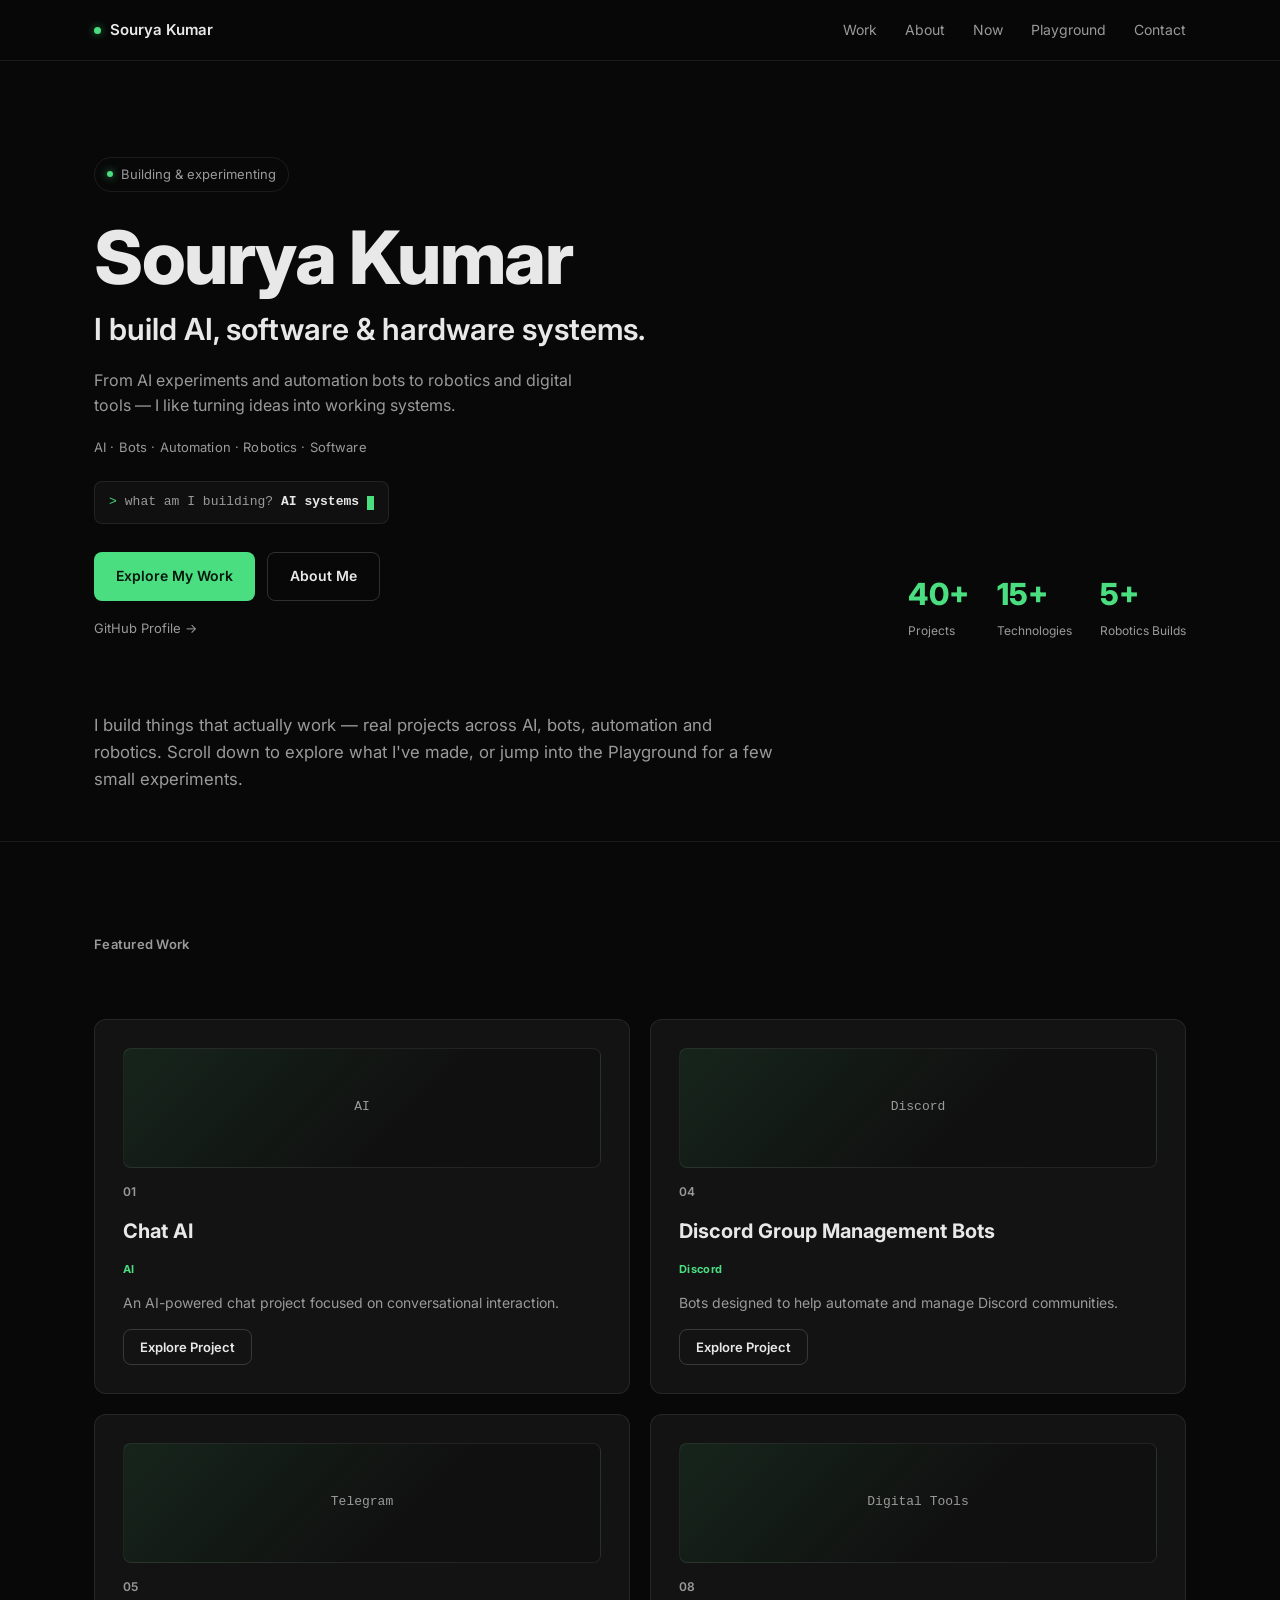
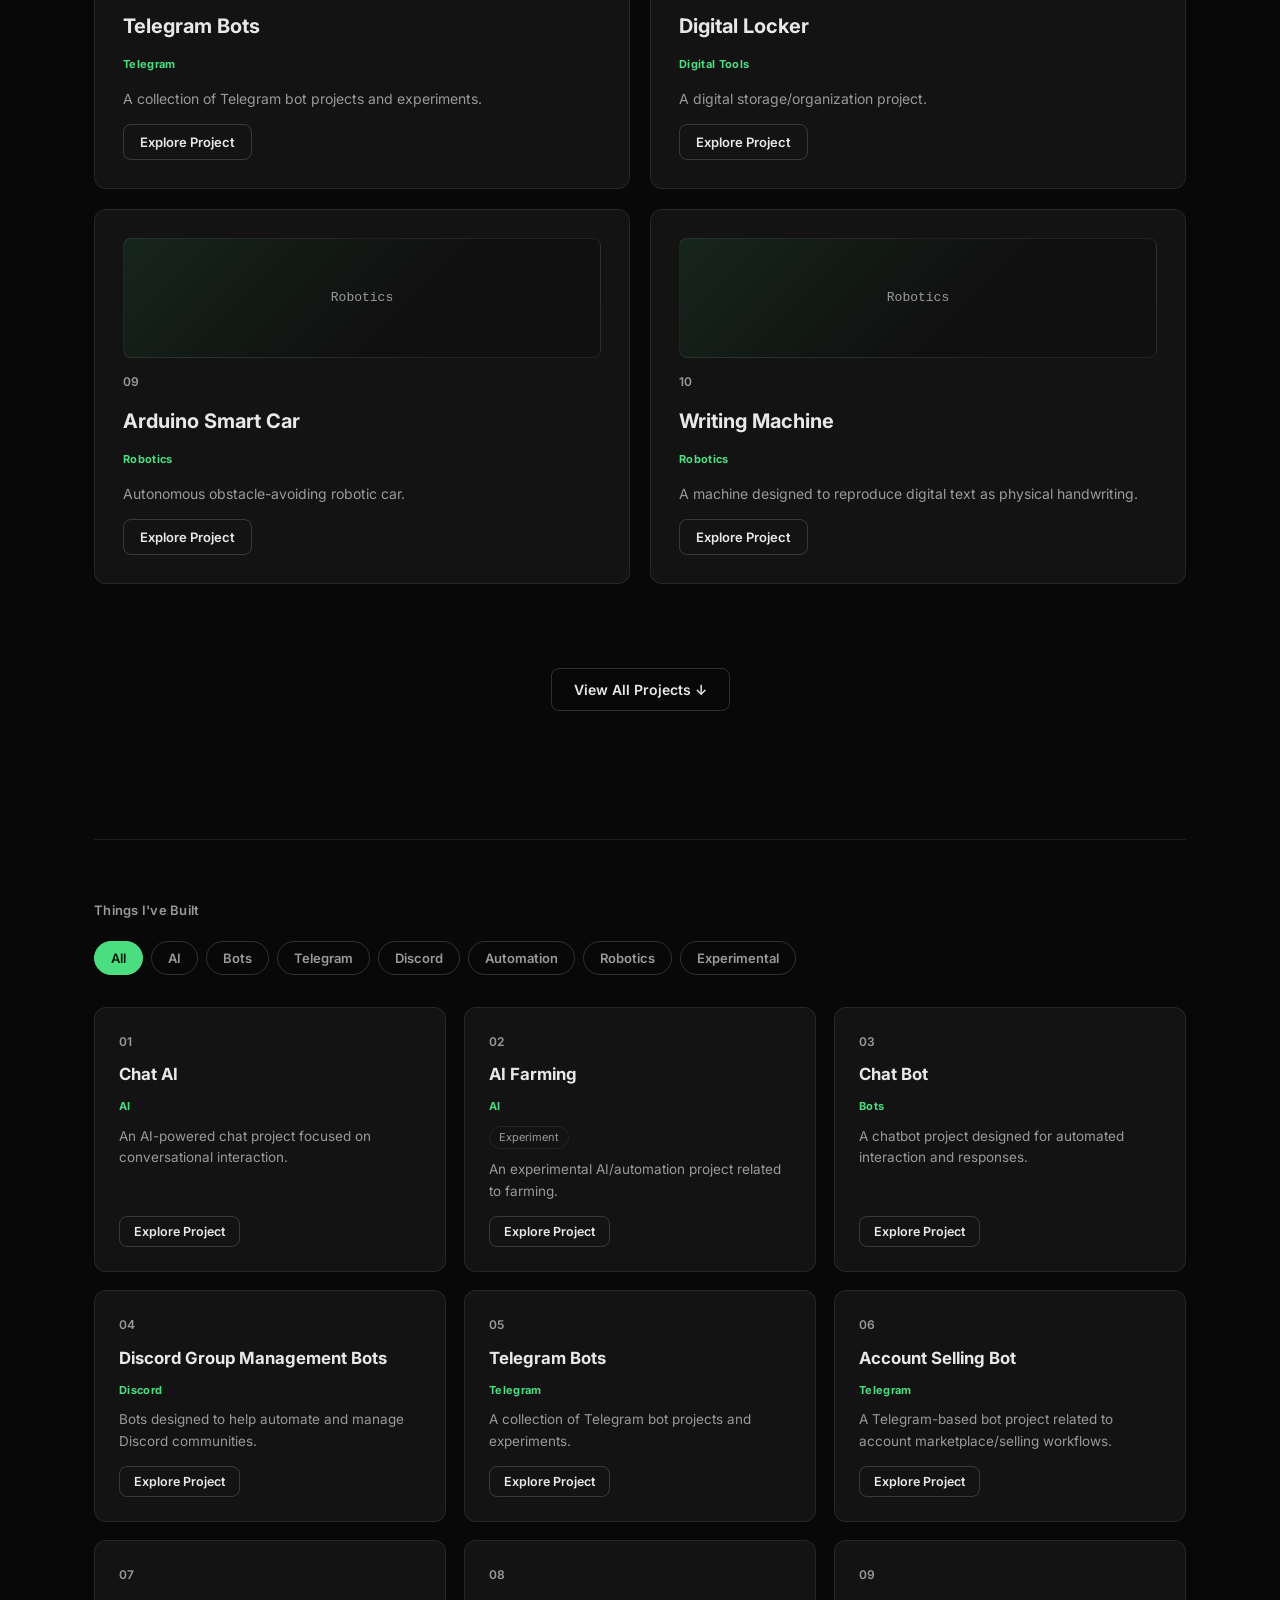
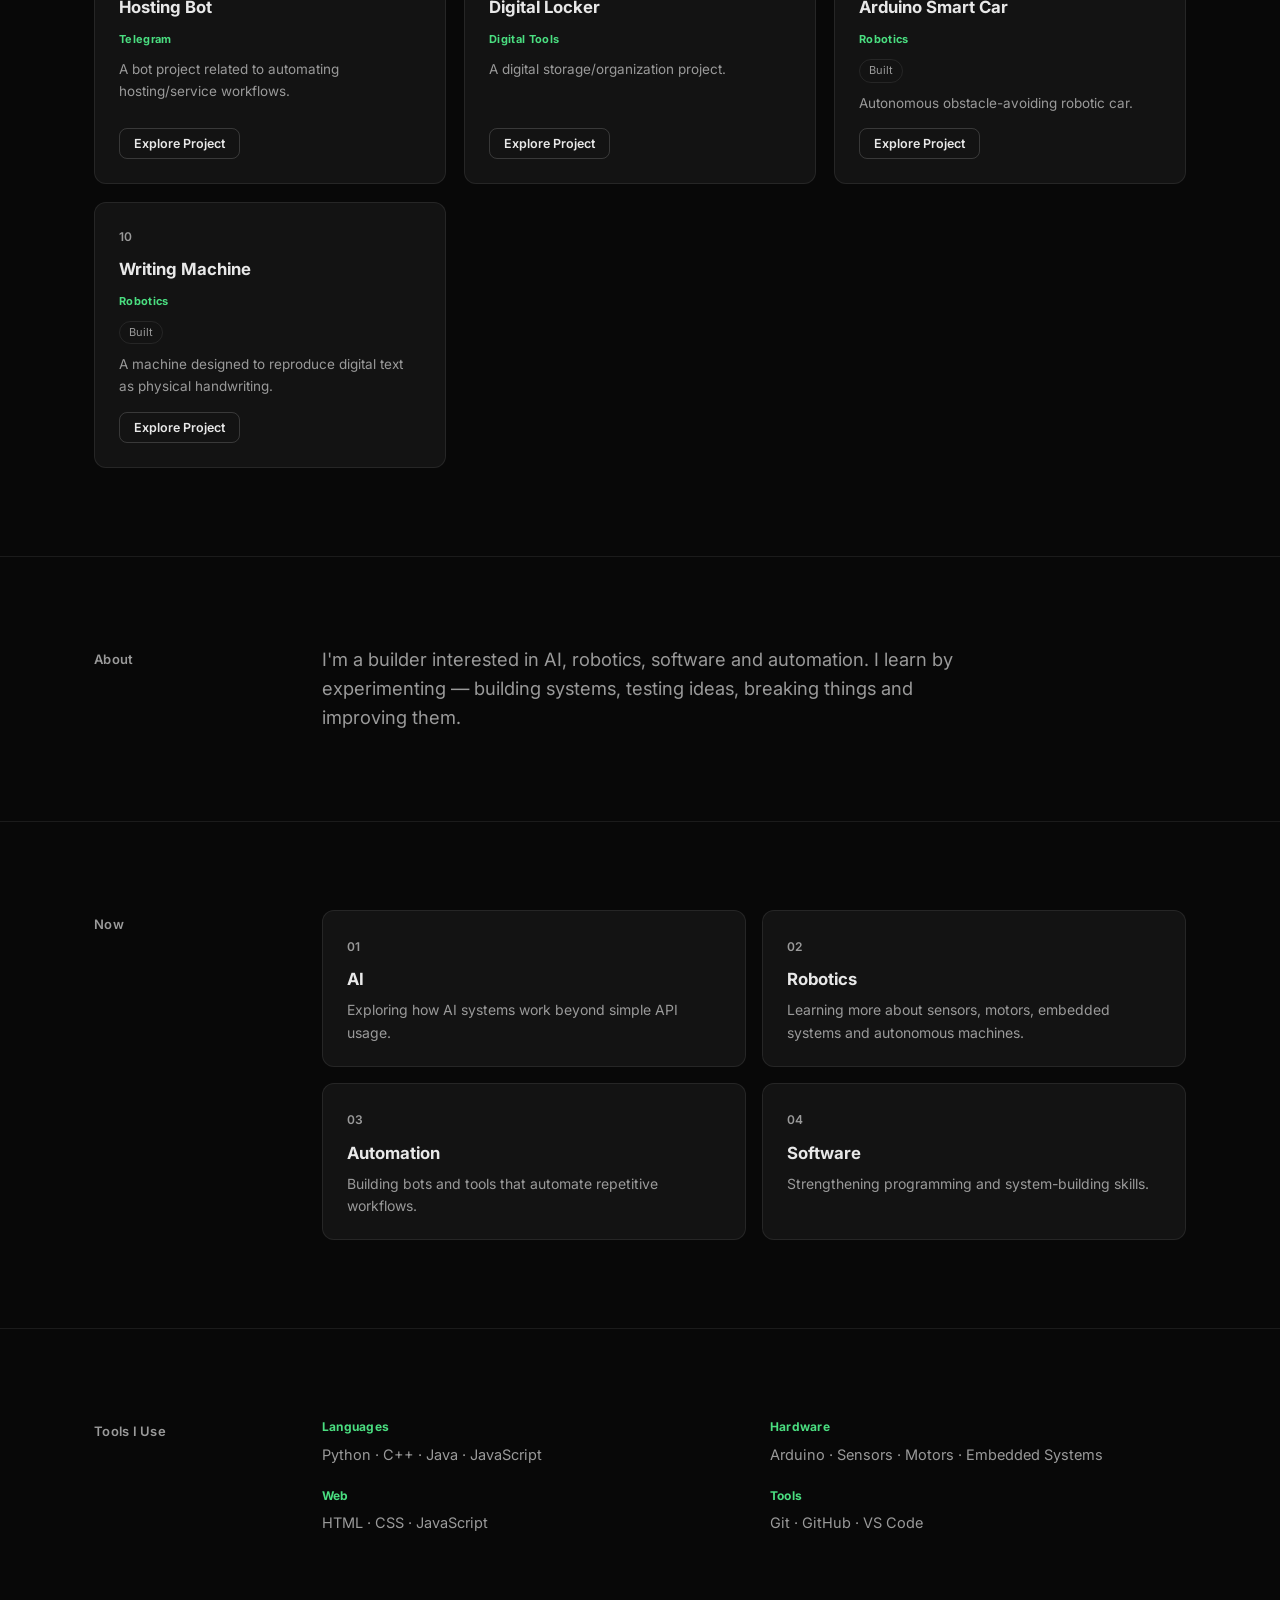
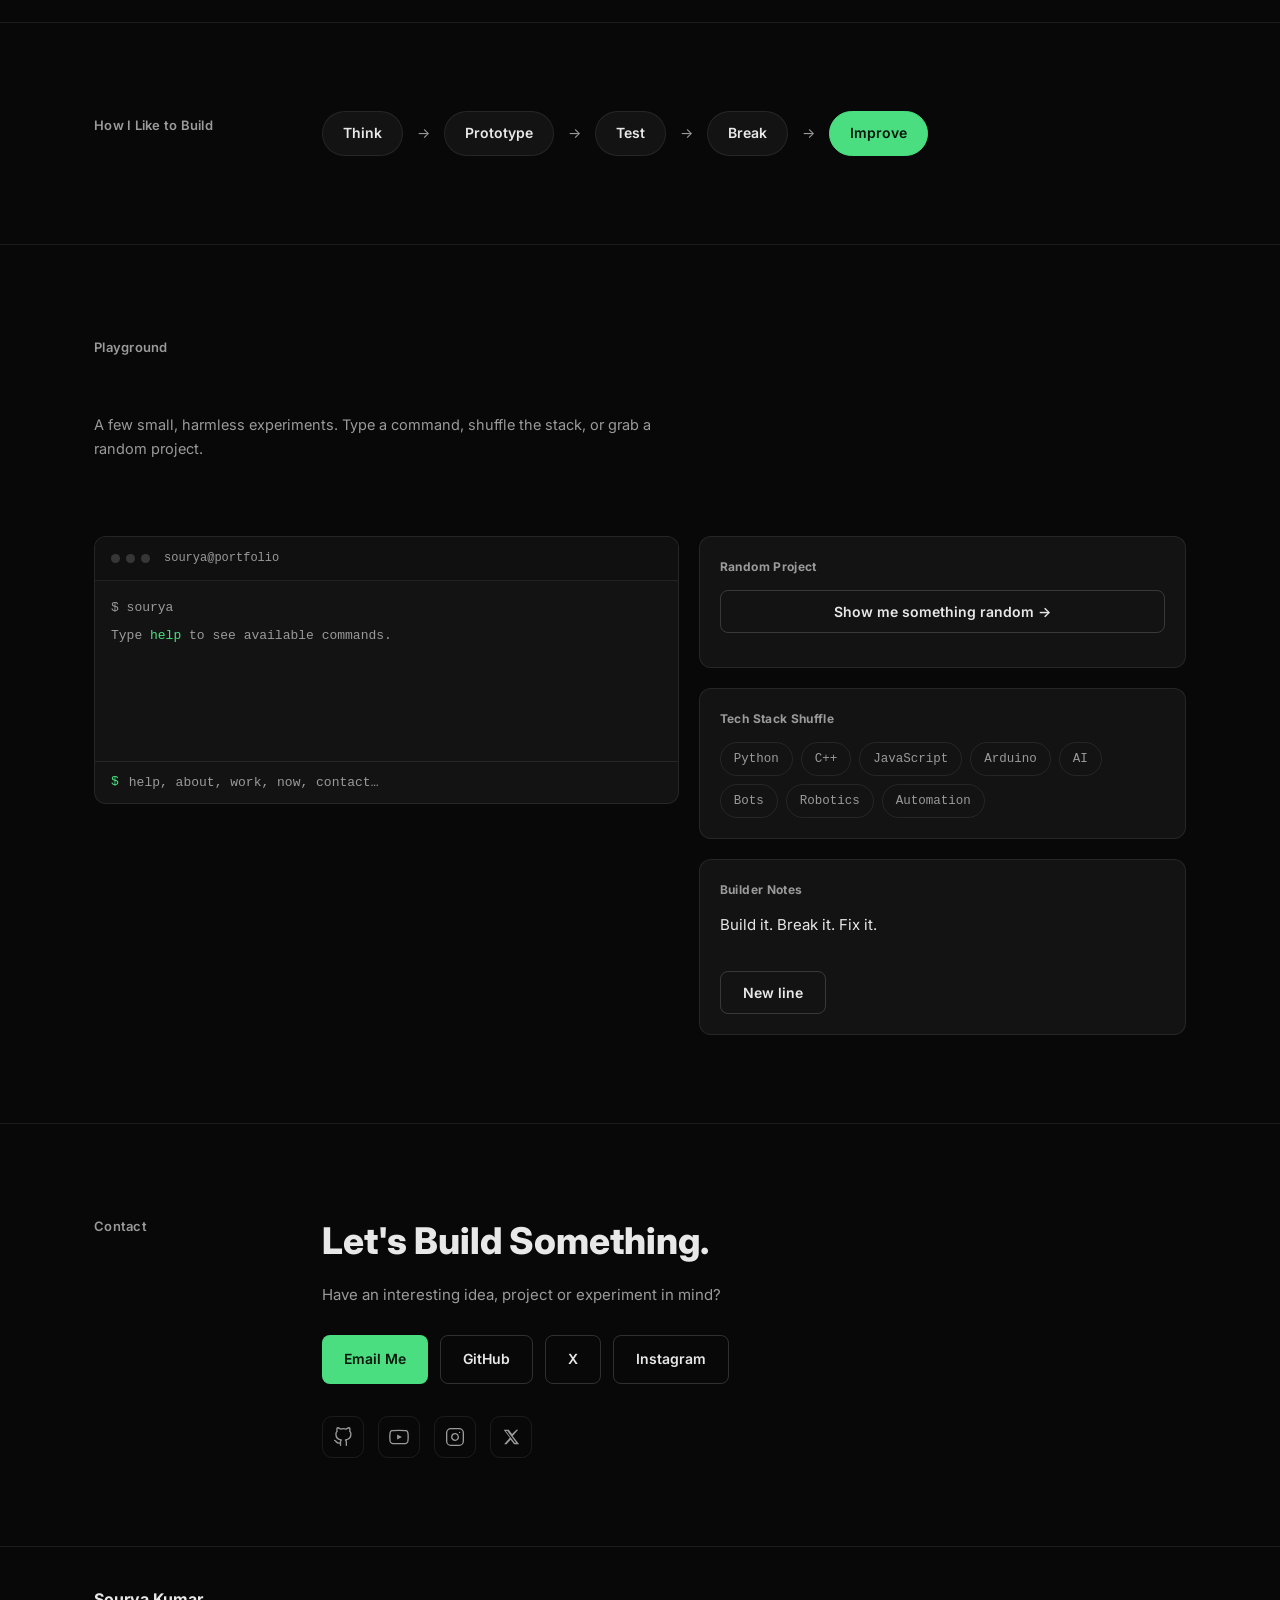
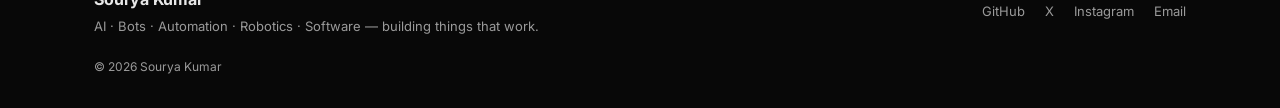
<file: index.html>
<!doctype html>
<html lang="en">
<head>
<meta charset="UTF-8" />
<meta name="viewport" content="width=device-width, initial-scale=1.0" />
<title>Sourya Kumar — AI, Robotics, Bots &amp; Software</title>
<meta name="description" content="Sourya Kumar is a technical builder exploring AI, robotics, software, automation and digital tools." />
<link rel="canonical" href="https://sourya791m.github.io/sourya791m/" />
<meta name="theme-color" content="#080808" />

<!-- Open Graph -->
<meta property="og:type" content="website" />
<meta property="og:title" content="Sourya Kumar — AI, Robotics, Bots & Software" />
<meta property="og:description" content="Sourya Kumar is a technical builder exploring AI, robotics, software, automation and digital tools." />
<meta property="og:url" content="https://sourya791m.github.io/sourya791m/" />
<meta property="og:image" content="https://sourya791m.github.io/sourya791m/ce9fd5ad449721f0bf1268e40937153a.jpg" />

<!-- Twitter -->
<meta name="twitter:card" content="summary" />
<meta name="twitter:title" content="Sourya Kumar — AI, Robotics, Bots & Software" />
<meta name="twitter:description" content="Sourya Kumar is a technical builder exploring AI, robotics, software, automation and digital tools." />
<meta name="twitter:image" content="https://sourya791m.github.io/sourya791m/ce9fd5ad449721f0bf1268e40937153a.jpg" />

<link rel="icon" type="image/jpeg" href="ce9fd5ad449721f0bf1268e40937153a.jpg" />
<link rel="apple-touch-icon" href="ce9fd5ad449721f0bf1268e40937153a.jpg" />

<link rel="preconnect" href="https://fonts.googleapis.com" />
<link rel="preconnect" href="https://fonts.gstatic.com" crossorigin />
<link href="https://fonts.googleapis.com/css2?family=Inter:wght@400;500;600;700;800&display=swap"
  rel="stylesheet" />

<link rel="stylesheet" href="style.css" />

<script type="application/ld+json">
{
  "@context": "https://schema.org",
  "@type": "Person",
  "name": "Sourya Kumar",
  "url": "https://sourya791m.github.io/sourya791m/",
  "sameAs": [
    "https://github.com/sourya791m",
    "https://www.instagram.com/sourya791m",
    "https://twitter.com/sourya791m",
    "https://www.youtube.com/@sourya791m"
  ],
  "jobTitle": "Builder — AI, Robotics, Bots & Software"
}
</script>
</head>
<body>

<a class="skip-link" href="#main">Skip to content</a>

<!-- Scroll progress -->
<div class="scroll-progress" id="scrollProgress" aria-hidden="true"><span id="scrollProgressBar"></span></div>

<!-- ══════════ NAV ══════════ -->
<nav>
  <div class="nav-inner">
    <a href="#hero" class="nav-logo" onclick="scroll2(event, 'hero')">
      <span class="nav-logo-dot"></span>
      <span class="nav-name">Sourya Kumar</span>
    </a>
    <button class="nav-toggle" id="navToggle" aria-label="Open menu" aria-expanded="false" aria-controls="navLinks">
      <span></span><span></span><span></span>
    </button>
    <div class="nav-links" id="navLinks">
      <a href="#work" onclick="scroll2(event, 'work')">Work</a>
      <a href="#about" onclick="scroll2(event, 'about')">About</a>
      <a href="#now" onclick="scroll2(event, 'now')">Now</a>
      <a href="#playground" onclick="scroll2(event, 'playground')">Playground</a>
      <a href="#connect" onclick="scroll2(event, 'connect')">Contact</a>
    </div>
  </div>
</nav>

<main id="main">

<!-- ══════════ HERO ══════════ -->
<section id="hero">
  <div class="hero-inner">
    <div class="hero-left">
      <div class="hero-status reveal">
        <span class="status-dot"></span>
        Building &amp; experimenting
      </div>
      <h1 class="hero-name reveal reveal-d1">Sourya Kumar</h1>
      <p class="hero-line reveal reveal-d1">I build AI, software &amp; hardware systems.</p>
      <p class="hero-tagline reveal reveal-d2">
        From AI experiments and automation bots to robotics and digital tools —
        I like turning ideas into working systems.
      </p>
      <p class="hero-tech reveal reveal-d2">AI · Bots · Automation · Robotics · Software</p>

      <div class="hero-cycle reveal reveal-d2" aria-hidden="true">
        <span class="cycle-prompt">&gt;</span>
        <span class="cycle-label">what am I building?</span>
        <span class="cycle-text" id="cycleText">AI systems</span>
        <span class="cycle-caret"></span>
      </div>

      <div class="hero-actions reveal reveal-d3">
        <a href="#work" class="btn btn-primary" onclick="scroll2(event, 'work')">Explore My Work</a>
        <a href="#about" class="btn btn-ghost" onclick="scroll2(event, 'about')">About Me</a>
      </div>
      <a href="https://github.com/sourya791m" target="_blank" rel="noopener" class="hero-gh-link reveal reveal-d3">GitHub Profile →</a>
    </div>
    <div class="hero-right reveal reveal-d2">
      <div class="hero-stat">
        <div class="hero-stat-num">40+</div>
        <div class="hero-stat-label">Projects</div>
      </div>
      <div class="hero-stat">
        <div class="hero-stat-num">15+</div>
        <div class="hero-stat-label">Technologies</div>
      </div>
      <div class="hero-stat">
        <div class="hero-stat-num">5+</div>
        <div class="hero-stat-label">Robotics Builds</div>
      </div>
    </div>
  </div>
</section>

<!-- ══════════ QUICK INTRO ══════════ -->
<div class="sec-wrap sec-wrap-tight">
  <div class="sec-layout sec-layout-intro">
    <p class="quick-intro reveal">
      I build things that actually work — real projects across AI, bots, automation and robotics.
      Scroll down to explore what I've made, or jump into the Playground for a few small experiments.
    </p>
  </div>
</div>

<!-- ══════════ WORK (FEATURED + ALL PROJECTS) ══════════ -->
<div class="sec-wrap" id="work">
  <div class="sec-layout sec-layout-full">
    <div class="sec-label reveal">Featured Work</div>

    <div class="featured-grid" id="featuredGrid"></div>
    <noscript>
      <ul class="noscript-list">
        <li><strong>Chat AI</strong> — An AI-powered chat project focused on conversational interaction.</li>
        <li><strong>Telegram Bots</strong> — A collection of Telegram bot projects and experiments.</li>
        <li><strong>Discord Group Management Bots</strong> — Bots designed to help automate and manage Discord communities.</li>
        <li><strong>Arduino Smart Car</strong> — Autonomous obstacle-avoiding robotic car.</li>
        <li><strong>Writing Machine</strong> — A machine that reproduces digital text as physical handwriting.</li>
        <li><strong>Digital Locker</strong> — A digital storage/organization project.</li>
      </ul>
    </noscript>

    <div class="view-all-row reveal">
      <button class="btn btn-ghost" id="viewAllBtn" type="button">View All Projects ↓</button>
    </div>

    <div class="all-projects" id="all-projects">
      <div class="sec-label reveal">Things I've Built</div>

      <div class="filter-bar reveal" role="group" aria-label="Filter projects by category" id="filterBar"></div>

      <div class="proj-grid" id="allProjectsGrid"></div>
      <noscript>
        <ul class="noscript-list">
          <li><strong>01 · Chat AI</strong> (AI) — An AI-powered chat project focused on conversational interaction.</li>
          <li><strong>02 · AI Farming</strong> (AI, Experimental) — An experimental AI/automation project related to farming.</li>
          <li><strong>03 · Chat Bot</strong> (Bots, Automation) — A chatbot project designed for automated interaction and responses.</li>
          <li><strong>04 · Discord Group Management Bots</strong> (Discord, Bots, Automation) — Bots designed to help automate and manage Discord communities.</li>
          <li><strong>05 · Telegram Bots</strong> (Telegram, Bots) — A collection of Telegram bot projects and experiments.</li>
          <li><strong>06 · Account Selling Bot</strong> (Telegram, Bots) — A Telegram-based bot project related to account marketplace/selling workflows.</li>
          <li><strong>07 · Hosting Bot</strong> (Telegram, Bots, Automation) — A bot project related to automating hosting/service workflows.</li>
          <li><strong>08 · Digital Locker</strong> (Automation) — A digital storage/organization project.</li>
          <li><strong>09 · Arduino Smart Car</strong> (Robotics) — Autonomous obstacle-avoiding robotic car. Built with Arduino, C/C++, ultrasonic and IR sensors, motors.</li>
          <li><strong>10 · Writing Machine</strong> (Robotics) — A machine that reproduces digital text as physical handwriting. Built with Arduino, stepper motors, embedded systems.</li>
        </ul>
      </noscript>
    </div>
  </div>
</div>

<!-- ══════════ ABOUT ══════════ -->
<div class="sec-wrap" id="about">
  <div class="sec-layout">
    <div class="sec-label reveal">About</div>
    <div>
      <p class="who-text reveal reveal-d1">
        I'm a builder interested in AI, robotics, software and automation.
        I learn by experimenting — building systems, testing ideas, breaking
        things and improving them.
      </p>
    </div>
  </div>
</div>

<!-- ══════════ NOW ══════════ -->
<div class="sec-wrap" id="now">
  <div class="sec-layout">
    <div class="sec-label reveal">Now</div>
    <div class="state-grid">
      <div class="state-card reveal reveal-d1">
        <span class="state-num">01</span>
        <div class="state-title">AI</div>
        <div class="state-desc">Exploring how AI systems work beyond simple API usage.</div>
      </div>
      <div class="state-card reveal reveal-d2">
        <span class="state-num">02</span>
        <div class="state-title">Robotics</div>
        <div class="state-desc">Learning more about sensors, motors, embedded systems and autonomous machines.</div>
      </div>
      <div class="state-card reveal reveal-d3">
        <span class="state-num">03</span>
        <div class="state-title">Automation</div>
        <div class="state-desc">Building bots and tools that automate repetitive workflows.</div>
      </div>
      <div class="state-card reveal reveal-d4">
        <span class="state-num">04</span>
        <div class="state-title">Software</div>
        <div class="state-desc">Strengthening programming and system-building skills.</div>
      </div>
    </div>
  </div>
</div>

<!-- ══════════ TOOLS I USE ══════════ -->
<div class="sec-wrap" id="tools">
  <div class="sec-layout">
    <div class="sec-label reveal">Tools I Use</div>
    <div class="tools-grid reveal reveal-d1">
      <div class="tools-group">
        <div class="tools-cat">Languages</div>
        <div class="tools-items">Python · C++ · Java · JavaScript</div>
      </div>
      <div class="tools-group">
        <div class="tools-cat">Hardware</div>
        <div class="tools-items">Arduino · Sensors · Motors · Embedded Systems</div>
      </div>
      <div class="tools-group">
        <div class="tools-cat">Web</div>
        <div class="tools-items">HTML · CSS · JavaScript</div>
      </div>
      <div class="tools-group">
        <div class="tools-cat">Tools</div>
        <div class="tools-items">Git · GitHub · VS Code</div>
      </div>
    </div>
  </div>
</div>

<!-- ══════════ HOW I BUILD ══════════ -->
<div class="sec-wrap" id="how-build">
  <div class="sec-layout">
    <div class="sec-label reveal">How I Like to Build</div>
    <div class="flow-row reveal reveal-d1">
      <span class="flow-step">Think</span>
      <span class="flow-arrow" aria-hidden="true">→</span>
      <span class="flow-step">Prototype</span>
      <span class="flow-arrow" aria-hidden="true">→</span>
      <span class="flow-step">Test</span>
      <span class="flow-arrow" aria-hidden="true">→</span>
      <span class="flow-step">Break</span>
      <span class="flow-arrow" aria-hidden="true">→</span>
      <span class="flow-step flow-step-accent">Improve</span>
    </div>
  </div>
</div>

<!-- ══════════ PLAYGROUND ══════════ -->
<div class="sec-wrap" id="playground">
  <div class="sec-layout sec-layout-full">
    <div class="sec-label reveal">Playground</div>
    <p class="playground-intro reveal">A few small, harmless experiments. Type a command, shuffle the stack, or grab a random project.</p>

    <div class="playground-grid">

      <!-- Mini terminal -->
      <div class="pg-card pg-terminal reveal reveal-d1">
        <div class="pg-terminal-head">
          <span class="pg-dot"></span><span class="pg-dot"></span><span class="pg-dot"></span>
          <span class="pg-terminal-title">sourya@portfolio</span>
        </div>
        <div class="pg-terminal-body" id="termOutput" role="log" aria-live="polite">
          <p>$ sourya</p>
          <p>Type <code>help</code> to see available commands.</p>
        </div>
        <form class="pg-terminal-form" id="termForm">
          <label class="visually-hidden" for="termInput">Terminal command</label>
          <span class="pg-prompt" aria-hidden="true">$</span>
          <input type="text" id="termInput" autocomplete="off" spellcheck="false"
            placeholder="help, about, work, now, contact…" />
        </form>
      </div>

      <div class="pg-side">
        <!-- Random project -->
        <div class="pg-card reveal reveal-d2">
          <div class="pg-card-title">Random Project</div>
          <button class="btn btn-ghost pg-random-btn" id="randomProjectBtn" type="button">Show me something random →</button>
          <div class="pg-random-result" id="randomResult" aria-live="polite"></div>
        </div>

        <!-- Tech stack shuffle -->
        <div class="pg-card reveal reveal-d3">
          <div class="pg-card-title">Tech Stack Shuffle</div>
          <div class="shuffle-tags" id="shuffleTags" aria-hidden="true"></div>
        </div>

        <!-- Builder quote -->
        <div class="pg-card reveal reveal-d4">
          <div class="pg-card-title">Builder Notes</div>
          <p class="quote-text" id="quoteText">Build it. Break it. Fix it.</p>
          <button class="btn btn-ghost pg-quote-btn" id="quoteBtn" type="button">New line</button>
        </div>
      </div>
    </div>
  </div>
</div>

<!-- ══════════ CONNECT ══════════ -->
<div class="sec-wrap" id="connect">
  <div class="sec-layout">
    <div class="sec-label reveal">Contact</div>
    <div>
      <h2 class="connect-heading reveal reveal-d1">Let's Build Something.</h2>
      <p class="connect-intro reveal reveal-d1">
        Have an interesting idea, project or experiment in mind?
      </p>
      <div class="connect-actions reveal reveal-d2">
        <!-- PLACEHOLDER: no public email address found in the repository. Replace with a real address. -->
        <a href="mailto:your-email@example.com" class="btn btn-primary">Email Me</a>
        <a href="https://github.com/sourya791m" target="_blank" rel="noopener" class="btn btn-ghost">GitHub</a>
        <a href="https://twitter.com/sourya791m" target="_blank" rel="noopener" class="btn btn-ghost">X</a>
        <a href="https://www.instagram.com/sourya791m" target="_blank" rel="noopener" class="btn btn-ghost">Instagram</a>
      </div>
      <div class="connect-grid reveal reveal-d3">
        <a href="https://github.com/sourya791m" target="_blank" rel="noopener" class="connect-row" data-tooltip="GitHub" aria-label="GitHub">
          <svg width="20" height="20" viewBox="0 0 24 24" fill="none" stroke="currentColor" stroke-width="1.6" stroke-linecap="round" stroke-linejoin="round">
            <path d="M9 19c-5 1.5-5-2.5-7-3m14 6v-3.87a3.37 3.37 0 0 0-.94-2.61c3.14-.35 6.44-1.54 6.44-7A5.44 5.44 0 0 0 20 4.77 5.07 5.07 0 0 0 19.91 1S18.73.65 16 2.48a13.38 13.38 0 0 0-7 0C6.27.65 5.09 1 5.09 1A5.07 5.07 0 0 0 5 4.77a5.44 5.44 0 0 0-1.5 3.78c0 5.42 3.3 6.61 6.44 7A3.37 3.37 0 0 0 9 18.13V22" />
          </svg>
        </a>
        <a href="https://www.youtube.com/@sourya791m" target="_blank" rel="noopener" class="connect-row" data-tooltip="YouTube" aria-label="YouTube">
          <svg width="20" height="20" viewBox="0 0 24 24" fill="none" stroke="currentColor" stroke-width="1.6" stroke-linecap="round" stroke-linejoin="round">
            <path d="M22.54 6.42a2.78 2.78 0 0 0-1.95-1.96C18.88 4 12 4 12 4s-6.88 0-8.59.46A2.78 2.78 0 0 0 1.46 6.42 29 29 0 0 0 1 12a29 29 0 0 0 .46 5.58 2.78 2.78 0 0 0 1.95 1.96C5.12 20 12 20 12 20s6.88 0 8.59-.46a2.78 2.78 0 0 0 1.95-1.96A29 29 0 0 0 23 12a29 29 0 0 0-.46-5.58z" />
            <polygon points="9.75 15.02 15.5 12 9.75 8.98 9.75 15.02" fill="currentColor" stroke="none" />
          </svg>
        </a>
        <a href="https://www.instagram.com/sourya791m" target="_blank" rel="noopener" class="connect-row" data-tooltip="Instagram" aria-label="Instagram">
          <svg width="20" height="20" viewBox="0 0 24 24" fill="none" stroke="currentColor" stroke-width="1.6" stroke-linecap="round" stroke-linejoin="round">
            <rect x="2" y="2" width="20" height="20" rx="5" ry="5" />
            <path d="M16 11.37A4 4 0 1 1 12.63 8 4 4 0 0 1 16 11.37z" />
            <line x1="17.5" y1="6.5" x2="17.51" y2="6.5" />
          </svg>
        </a>
        <a href="https://twitter.com/sourya791m" target="_blank" rel="noopener" class="connect-row" data-tooltip="X (Twitter)" aria-label="X">
          <svg width="18" height="18" viewBox="0 0 24 24" fill="currentColor">
            <path d="M18.244 2.25h3.308l-7.227 8.26 8.502 11.24H16.17l-4.714-6.231-5.401 6.231H2.744l7.73-8.835L2.25 2.25h6.845l4.256 5.628 5.893-5.628Zm-1.161 17.52h1.833L7.084 4.126H5.117z" />
          </svg>
        </a>
      </div>
    </div>
  </div>
</div>

</main>

<!-- ══════════ FOOTER ══════════ -->
<footer>
  <div class="footer-inner">
    <div class="footer-left">
      <span class="footer-name">Sourya Kumar</span>
      <span class="footer-tagline">AI · Bots · Automation · Robotics · Software — building things that work.</span>
    </div>
    <div class="footer-right">
      <a href="https://github.com/sourya791m" target="_blank" rel="noopener">GitHub</a>
      <a href="https://twitter.com/sourya791m" target="_blank" rel="noopener">X</a>
      <a href="https://www.instagram.com/sourya791m" target="_blank" rel="noopener">Instagram</a>
      <a href="mailto:your-email@example.com">Email</a>
    </div>
  </div>
  <div class="footer-bottom">© 2026 Sourya Kumar</div>
</footer>

<!-- ══════════ PROJECT DETAIL MODAL ══════════ -->
<div class="modal-backdrop" id="modalBackdrop" hidden>
  <div class="modal" id="projectModal" role="dialog" aria-modal="true" aria-labelledby="modalTitle">
    <button class="modal-close" id="modalClose" type="button" aria-label="Close project details">✕</button>
    <div class="modal-num" id="modalNum"></div>
    <h3 class="modal-title" id="modalTitle"></h3>
    <div class="modal-meta" id="modalMeta"></div>
    <p class="modal-desc" id="modalShort"></p>
    <div class="modal-block" id="modalWhatBlock">
      <div class="modal-block-label">What it is</div>
      <p id="modalWhat"></p>
    </div>
    <div class="modal-block" id="modalExploringBlock">
      <div class="modal-block-label">What I was exploring</div>
      <p id="modalExploring"></p>
    </div>
    <div class="modal-block" id="modalTechBlock">
      <div class="modal-block-label">Technology</div>
      <p id="modalTech"></p>
    </div>
  </div>
</div>

<!-- Easter egg toast -->
<div class="egg-toast" id="eggToast" hidden role="status">
  <button class="egg-close" id="eggClose" type="button" aria-label="Dismiss">✕</button>
  <p id="eggMessage"></p>
</div>

<script src="script.js"></script>
</body>
</html>
</file>
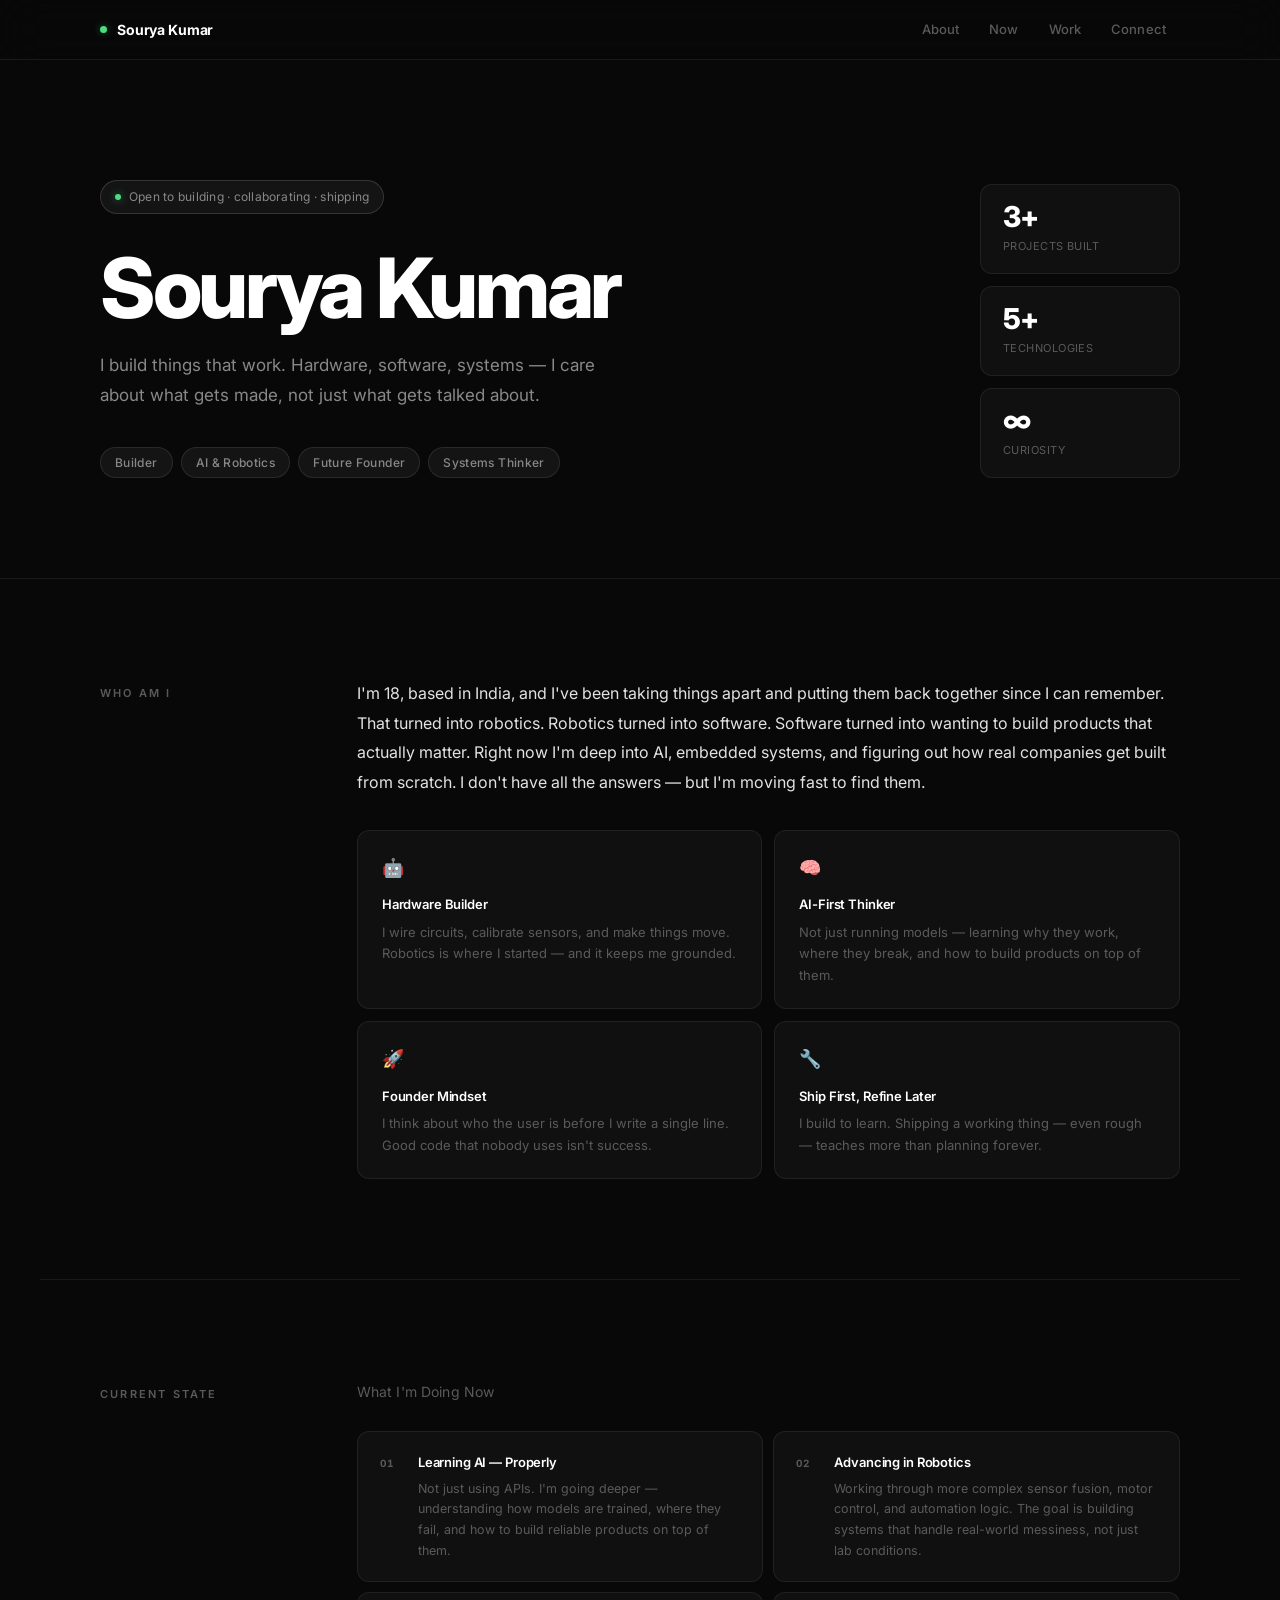
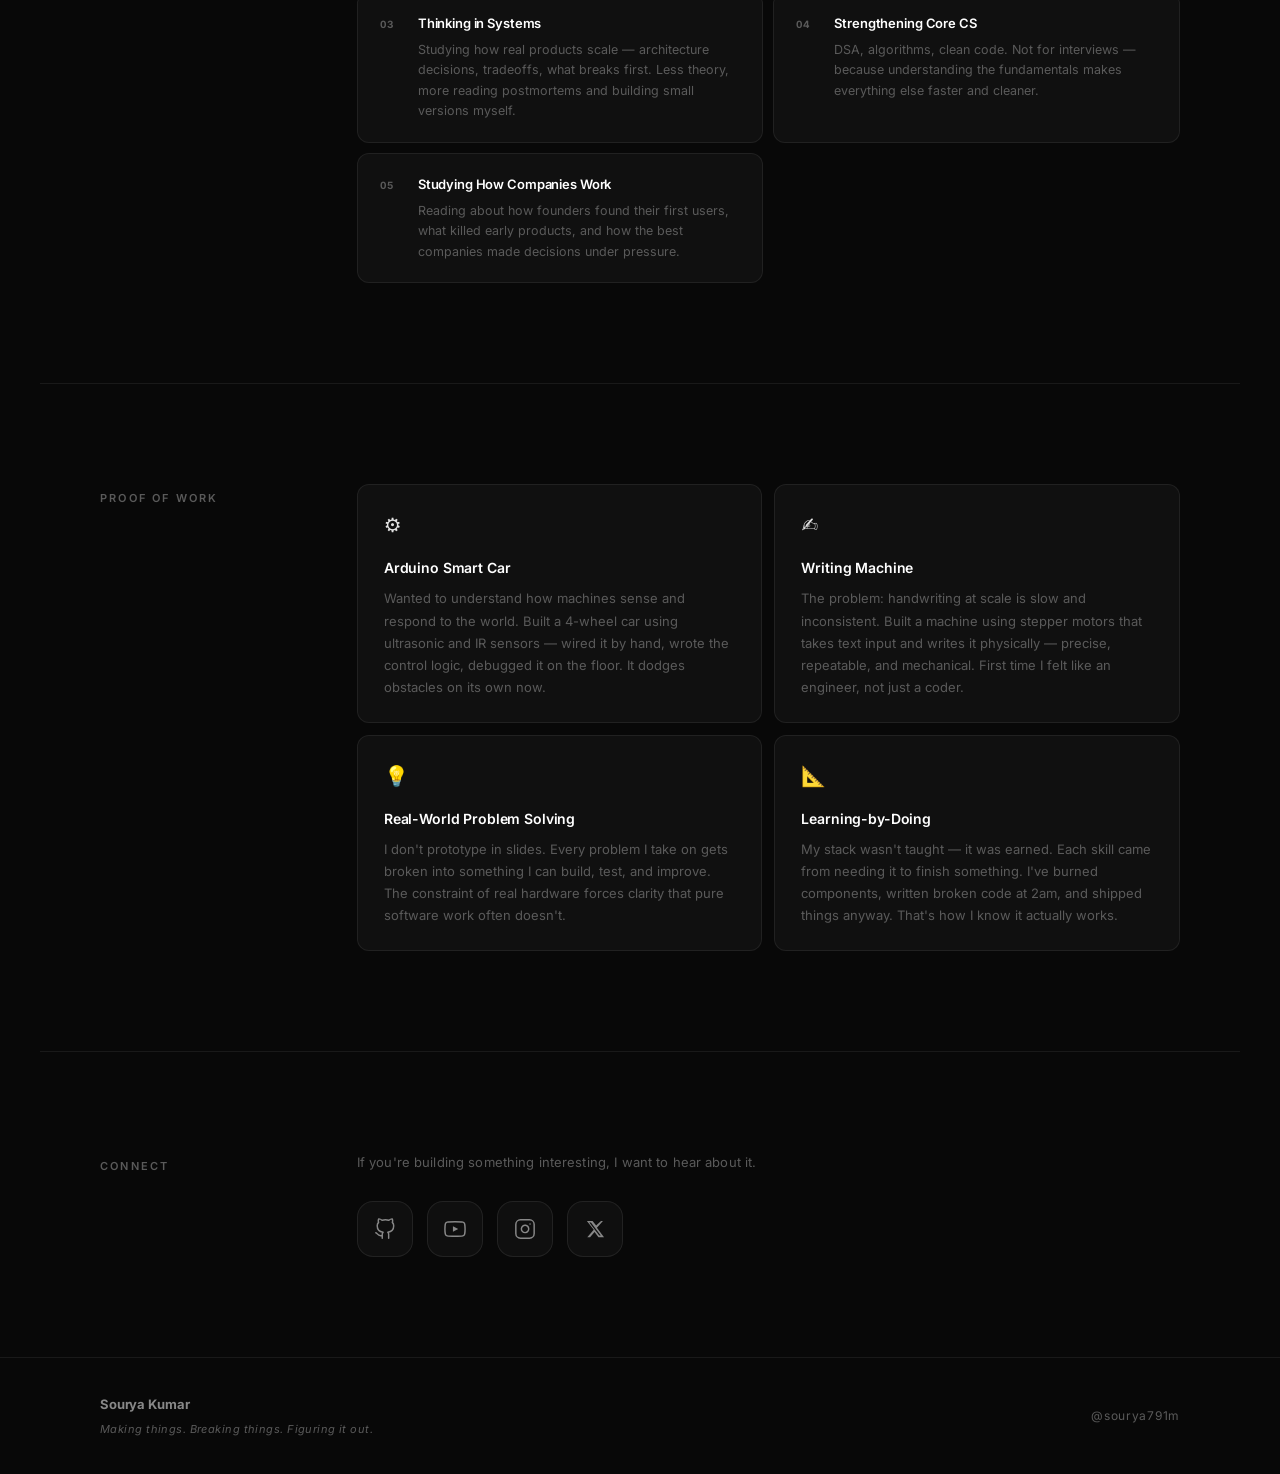
<file: check.html>
<!doctype html>
<html lang="en">

<head>
    <meta charset="UTF-8" />
    <meta name="viewport" content="width=device-width, initial-scale=1.0" />
    <title>Sourya Kumar</title>
    <link rel="icon" type="image/jpeg"
        href="https://raw.githubusercontent.com/sourya791m/sourya791m/refs/heads/main/ce9fd5ad449721f0bf1268e40937153a.jpg" />
    <link rel="apple-touch-icon"
        href="https://raw.githubusercontent.com/sourya791m/sourya791m/refs/heads/main/ce9fd5ad449721f0bf1268e40937153a.jpg" />
    <link rel="shortcut icon" type="image/jpeg"
        href="https://raw.githubusercontent.com/sourya791m/sourya791m/refs/heads/main/ce9fd5ad449721f0bf1268e40937153a.jpg" />
    <link rel="preconnect" href="https://fonts.googleapis.com" />
    <link href="https://fonts.googleapis.com/css2?family=Inter:wght@300;400;500;600;700;800&display=swap"
        rel="stylesheet" />
    <style>
        /* ════════════════════════════════════════════
        TOKENS
    ════════════════════════════════════════════ */
        :root {
            --bg: #080808;
            --bg-card: #101010;
            --bg-card2: #131313;
            --bg-hover: #181818;
            --border: rgba(255, 255, 255, 0.07);
            --border-hi: rgba(255, 255, 255, 0.14);
            --text: #e2e2e2;
            --muted: #5a5a5a;
            --dim: #888888;
            --accent: #ffffff;
            --green: #4ade80;
            --tag-bg: rgba(255, 255, 255, 0.05);
            --tag-bd: rgba(255, 255, 255, 0.09);
            --radius-sm: 8px;
            --radius: 12px;
            --radius-lg: 18px;
            --wrap: 1200px;
            --col-gap: clamp(40px, 6vw, 80px);
        }

        /* ════════════════════════════════════════════
        RESET & BASE
    ════════════════════════════════════════════ */
        *,
        *::before,
        *::after {
            margin: 0;
            padding: 0;
            box-sizing: border-box;
        }

        html {
            scroll-behavior: smooth;
        }

        body {
            font-family: "Inter", system-ui, sans-serif;
            background: var(--bg);
            color: var(--text);
            line-height: 1.65;
            -webkit-font-smoothing: antialiased;
            overflow-x: hidden;
        }

        /* ════════════════════════════════════════════
        PAGE CONTAINER
    ════════════════════════════════════════════ */
        .container {
            max-width: var(--wrap);
            margin: 0 auto;
            padding: 0 clamp(20px, 5vw, 60px);
        }

        /* ════════════════════════════════════════════
       NAVBAR
    ════════════════════════════════════════════ */
        nav {
            position: fixed;
            top: 0;
            left: 0;
            right: 0;
            z-index: 200;
            height: 60px;
            background: rgba(8, 8, 8, 0.88);
            backdrop-filter: blur(24px);
            border-bottom: 1px solid var(--border);
        }

        .nav-inner {
            max-width: var(--wrap);
            margin: 0 auto;
            padding: 0 clamp(20px, 5vw, 60px);
            height: 100%;
            display: flex;
            justify-content: space-between;
            align-items: center;
        }

        .nav-logo {
            display: flex;
            align-items: center;
            gap: 10px;
        }

        .nav-logo-dot {
            width: 7px;
            height: 7px;
            border-radius: 50%;
            background: var(--green);
            box-shadow: 0 0 8px #4ade8066;
            animation: blink 2.6s ease-in-out infinite;
        }

        .nav-name {
            font-size: 14px;
            font-weight: 700;
            color: var(--accent);
            letter-spacing: -0.01em;
        }

        .nav-links {
            display: flex;
            align-items: center;
            gap: 2px;
        }

        .nav-links a {
            color: var(--muted);
            text-decoration: none;
            font-size: 13px;
            font-weight: 500;
            padding: 7px 14px;
            border-radius: var(--radius-sm);
            transition:
                color 0.2s,
                background 0.2s;
            letter-spacing: 0.01em;
        }

        .nav-links a:hover {
            color: var(--text);
            background: rgba(255, 255, 255, 0.06);
        }

        /* ════════════════════════════════════════════
       SECTION SCAFFOLD — label col + content col
    ════════════════════════════════════════════ */
        .sec-wrap {
            max-width: var(--wrap);
            margin: 0 auto;
            padding: clamp(60px, 8vw, 100px) clamp(20px, 5vw, 60px);
            border-bottom: 1px solid var(--border);
        }

        .sec-wrap:last-of-type {
            border-bottom: none;
        }

        /* Two-column scaffold: label | content */
        .sec-layout {
            display: grid;
            grid-template-columns: 180px 1fr;
            gap: 0 var(--col-gap);
            align-items: start;
        }

        /* Section label (left spine) */
        .sec-label {
            font-size: 11px;
            font-weight: 600;
            letter-spacing: 0.2em;
            text-transform: uppercase;
            color: var(--muted);
            padding-top: 5px;
            position: sticky;
            top: 80px;
        }

        /* ════════════════════════════════════════════
       SECTION HEADING
    ════════════════════════════════════════════ */
        .sec-heading {
            font-size: clamp(1.4rem, 2.2vw, 1.8rem);
            font-weight: 700;
            color: var(--accent);
            letter-spacing: -0.02em;
            line-height: 1.2;
            margin-bottom: 20px;
        }

        .sec-sub {
            font-size: 15px;
            color: var(--dim);
            line-height: 1.75;
            margin-bottom: 36px;
            max-width: 640px;
        }

        /* ════════════════════════════════════════════
       HERO
    ════════════════════════════════════════════ */
        #hero {
            padding-top: calc(60px + clamp(60px, 10vw, 120px));
            padding-bottom: clamp(60px, 8vw, 100px);
            border-bottom: 1px solid var(--border);
        }

        .hero-inner {
            max-width: var(--wrap);
            margin: 0 auto;
            padding: 0 clamp(20px, 5vw, 60px);
            display: grid;
            grid-template-columns: 1fr auto;
            align-items: end;
            gap: 40px;
        }

        .hero-left {}

        .hero-status {
            display: inline-flex;
            align-items: center;
            gap: 8px;
            padding: 6px 14px;
            border: 1px solid var(--border-hi);
            border-radius: 40px;
            font-size: 12px;
            color: var(--dim);
            margin-bottom: 32px;
            background: var(--tag-bg);
            letter-spacing: 0.02em;
        }

        .status-dot {
            width: 6px;
            height: 6px;
            border-radius: 50%;
            background: var(--green);
            box-shadow: 0 0 8px #4ade8088;
            animation: blink 2.4s ease-in-out infinite;
        }

        @keyframes blink {

            0%,
            100% {
                opacity: 1;
            }

            50% {
                opacity: 0.25;
            }
        }

        .hero-name {
            font-size: clamp(3rem, 6.5vw, 5.5rem);
            font-weight: 800;
            color: var(--accent);
            letter-spacing: -0.04em;
            line-height: 1;
            margin-bottom: 22px;
        }

        .hero-tagline {
            font-size: clamp(15px, 1.5vw, 17px);
            font-weight: 400;
            color: var(--dim);
            max-width: 520px;
            line-height: 1.75;
            margin-bottom: 36px;
        }

        .hero-roles {
            display: flex;
            flex-wrap: wrap;
            gap: 8px;
        }

        .chip {
            font-size: 12px;
            font-weight: 500;
            color: var(--dim);
            padding: 5px 14px;
            border: 1px solid var(--tag-bd);
            border-radius: 40px;
            background: var(--tag-bg);
            letter-spacing: 0.03em;
            transition:
                border-color 0.2s,
                color 0.2s;
        }

        .chip:hover {
            border-color: var(--border-hi);
            color: var(--text);
        }

        .connect-row:hover .connect-platform {
            color: var(--accent);
        }

        .pow-item:hover .pow-icon {
            transform: scale(1.12);
            display: inline-block;
            transition: transform 0.2s;
        }

        .card:hover .card-icon {
            transform: scale(1.12);
            display: inline-block;
            transition: transform 0.2s;
        }

        /* Hero right — stats panel */
        .hero-right {
            display: flex;
            flex-direction: column;
            gap: 12px;
            min-width: 200px;
        }

        .hero-stat {
            background: var(--bg-card);
            border: 1px solid var(--border);
            border-radius: var(--radius);
            padding: 18px 22px;
            transition:
                border-color 0.2s,
                background 0.2s;
        }

        .hero-stat:hover {
            border-color: var(--border-hi);
            background: var(--bg-hover);
        }

        .hero-stat-num {
            font-size: 1.8rem;
            font-weight: 800;
            color: var(--accent);
            letter-spacing: -0.04em;
            line-height: 1;
        }

        .hero-stat-label {
            font-size: 11px;
            color: var(--muted);
            margin-top: 5px;
            letter-spacing: 0.04em;
            text-transform: uppercase;
        }

        /* ════════════════════════════════════════════
       WHO AM I
    ════════════════════════════════════════════ */
        .who-text {
            font-size: 16px;
            font-weight: 400;
            color: var(--text);
            line-height: 1.85;
            margin-bottom: 32px;
        }

        .card-grid {
            display: grid;
            grid-template-columns: repeat(2, 1fr);
            gap: 12px;
        }

        .card {
            background: var(--bg-card);
            border: 1px solid var(--border);
            border-radius: var(--radius);
            padding: 22px 24px;
            transition:
                border-color 0.22s,
                background 0.22s,
                transform 0.22s;
            cursor: default;
        }

        .card:hover {
            border-color: var(--border-hi);
            background: var(--bg-hover);
            transform: translateY(-3px);
        }

        .card-icon {
            font-size: 18px;
            margin-bottom: 12px;
            display: block;
        }

        .card-title {
            font-size: 13px;
            font-weight: 600;
            color: var(--accent);
            margin-bottom: 6px;
            letter-spacing: -0.01em;
        }

        .card-desc {
            font-size: 13px;
            color: var(--muted);
            line-height: 1.65;
        }

        /* ════════════════════════════════════════════
       CURRENT STATE
    ════════════════════════════════════════════ */
        .state-subtitle {
            font-size: 14px;
            color: var(--muted);
            margin-bottom: 28px;
            font-weight: 400;
            letter-spacing: 0.01em;
        }

        .state-list {
            display: grid;
            grid-template-columns: 1fr 1fr;
            gap: 10px;
        }

        .state-item {
            background: var(--bg-card);
            border: 1px solid var(--border);
            border-radius: var(--radius);
            padding: 20px 22px;
            display: flex;
            gap: 16px;
            align-items: flex-start;
            transition:
                border-color 0.22s,
                background 0.22s,
                transform 0.22s;
        }

        .state-item:hover {
            border-color: var(--border-hi);
            background: var(--bg-hover);
            transform: translateY(-2px);
        }

        .state-num {
            font-size: 10px;
            font-weight: 700;
            color: var(--muted);
            letter-spacing: 0.1em;
            padding-top: 3px;
            min-width: 22px;
            font-variant-numeric: tabular-nums;
        }

        .state-content {
            flex: 1;
        }

        .state-title {
            font-size: 13px;
            font-weight: 600;
            color: var(--accent);
            margin-bottom: 5px;
            letter-spacing: -0.01em;
        }

        .state-desc {
            font-size: 12.5px;
            color: var(--muted);
            line-height: 1.65;
        }

        /* ════════════════════════════════════════════
       PROOF OF WORK
    ════════════════════════════════════════════ */
        .pow-grid {
            display: grid;
            grid-template-columns: repeat(2, 1fr);
            gap: 12px;
        }

        .pow-item {
            background: var(--bg-card);
            border: 1px solid var(--border);
            border-radius: var(--radius);
            padding: 24px 26px;
            transition:
                border-color 0.22s,
                background 0.22s,
                transform 0.22s;
        }

        .pow-item:hover {
            border-color: var(--border-hi);
            background: var(--bg-hover);
            transform: translateY(-3px);
        }

        .pow-icon {
            font-size: 20px;
            margin-bottom: 14px;
            display: block;
        }

        .pow-title {
            font-size: 14px;
            font-weight: 600;
            color: var(--accent);
            margin-bottom: 8px;
            letter-spacing: -0.01em;
        }

        .pow-desc {
            font-size: 13px;
            color: var(--muted);
            line-height: 1.7;
        }

        /* ════════════════════════════════════════════
       CONNECT
    ════════════════════════════════════════════ */
        .connect-intro {
            font-size: 13px;
            color: var(--muted);
            margin-bottom: 28px;
            letter-spacing: 0.01em;
            line-height: 1.6;
        }

        .connect-grid {
            display: flex;
            gap: 14px;
            flex-wrap: wrap;
        }

        .connect-row {
            position: relative;
            display: flex;
            align-items: center;
            justify-content: center;
            width: 56px;
            height: 56px;
            border-radius: 16px;
            border: 1px solid rgba(255, 255, 255, 0.08);
            background: rgba(255, 255, 255, 0.03);
            text-decoration: none;
            color: #888888;
            transition:
                color 0.22s ease,
                background 0.22s ease,
                border-color 0.22s ease,
                transform 0.22s ease,
                box-shadow 0.22s ease;
            flex-shrink: 0;
        }

        .connect-row:hover {
            color: #ffffff;
            background: rgba(255, 255, 255, 0.08);
            border-color: rgba(255, 255, 255, 0.18);
            transform: translateY(-4px) scale(1.06);
            box-shadow: 0 8px 24px rgba(0, 0, 0, 0.5);
        }

        .connect-row svg {
            display: block;
        }

        /* Tooltip */
        .connect-row::after {
            content: attr(data-tooltip);
            position: absolute;
            bottom: calc(100% + 10px);
            left: 50%;
            transform: translateX(-50%) translateY(4px);
            background: rgba(20, 20, 20, 0.96);
            color: #cccccc;
            font-family: "Inter", system-ui, sans-serif;
            font-size: 11px;
            font-weight: 500;
            letter-spacing: 0.05em;
            white-space: nowrap;
            padding: 5px 10px;
            border-radius: 7px;
            border: 1px solid rgba(255, 255, 255, 0.08);
            pointer-events: none;
            opacity: 0;
            transition:
                opacity 0.18s ease,
                transform 0.18s ease;
        }

        .connect-row:hover::after {
            opacity: 1;
            transform: translateX(-50%) translateY(0);
        }

        .connect-sep {
            display: none;
        }

        .connect-platform {
            display: contents;
        }

        .connect-handle {
            display: none;
        }

        /* ════════════════════════════════════════════
       FOOTER
    ════════════════════════════════════════════ */
        footer {
            border-top: 1px solid var(--border);
        }

        .footer-inner {
            max-width: var(--wrap);
            margin: 0 auto;
            padding: 36px clamp(20px, 5vw, 60px);
            display: flex;
            justify-content: space-between;
            align-items: center;
            flex-wrap: wrap;
            gap: 14px;
        }

        .footer-left {
            display: flex;
            flex-direction: column;
            gap: 4px;
        }

        .footer-name {
            font-size: 13px;
            font-weight: 700;
            color: var(--dim);
            letter-spacing: -0.01em;
        }

        .footer-tagline {
            font-size: 11px;
            color: var(--muted);
            font-style: italic;
            letter-spacing: 0.04em;
        }

        .footer-handle {
            font-size: 12px;
            color: var(--muted);
            letter-spacing: 0.06em;
        }

        /* ════════════════════════════════════════════
       SCROLL REVEAL
    ════════════════════════════════════════════ */
        .reveal {
            opacity: 0;
            transform: translateY(20px);
            transition:
                opacity 0.6s ease,
                transform 0.6s ease;
        }

        .reveal.in {
            opacity: 1;
            transform: translateY(0);
        }

        .reveal-d1 {
            transition-delay: 0.08s;
        }

        .reveal-d2 {
            transition-delay: 0.16s;
        }

        .reveal-d3 {
            transition-delay: 0.24s;
        }

        .reveal-d4 {
            transition-delay: 0.32s;
        }

        .reveal-d5 {
            transition-delay: 0.4s;
        }

        /* ════════════════════════════════════════════
       RESPONSIVE
    ════════════════════════════════════════════ */

        /* Tablet */
        @media (max-width: 900px) {
            .sec-layout {
                grid-template-columns: 1fr;
                gap: 20px 0;
            }

            .sec-label {
                position: static;
            }

            .hero-inner {
                grid-template-columns: 1fr;
            }

            .hero-right {
                flex-direction: row;
                flex-wrap: wrap;
                min-width: unset;
            }

            .hero-stat {
                flex: 1;
                min-width: 140px;
            }

            .state-list {
                grid-template-columns: 1fr;
            }

            .connect-grid {
                grid-template-columns: 1fr;
            }
        }

        /* Mobile */
        @media (max-width: 600px) {

            .card-grid,
            .pow-grid {
                grid-template-columns: 1fr;
            }

            .hero-right {
                flex-direction: column;
            }

            .hero-stat {
                min-width: unset;
            }

            .footer-inner {
                flex-direction: column;
                align-items: flex-start;
            }

            .nav-links a {
                padding: 6px 10px;
                font-size: 12px;
            }
        }
    </style>
</head>

<body>
    <!-- ══════════ NAV ══════════ -->
    <nav>
        <div class="nav-inner">
            <div class="nav-logo">
                <span class="nav-logo-dot"></span>
                <span class="nav-name">Sourya Kumar</span>
            </div>
            <div class="nav-links">
                <a href="#who" onclick="scroll2(event, 'who')">About</a>
                <a href="#state" onclick="scroll2(event, 'state')">Now</a>
                <a href="#pow" onclick="scroll2(event, 'pow')">Work</a>
                <a href="#connect" onclick="scroll2(event, 'connect')">Connect</a>
            </div>
        </div>
    </nav>

    <!-- ══════════ HERO ══════════ -->
    <section id="hero">
        <div class="hero-inner">
            <div class="hero-left">
                <div class="hero-status reveal">
                    <span class="status-dot"></span>
                    Open to building · collaborating · shipping
                </div>
                <h1 class="hero-name reveal reveal-d1">Sourya Kumar</h1>
                <p class="hero-tagline reveal reveal-d2">
                    I build things that work. Hardware, software, systems — I care about
                    what gets made, not just what gets talked about.
                </p>
                <div class="hero-roles reveal reveal-d3">
                    <span class="chip">Builder</span>
                    <span class="chip">AI &amp; Robotics</span>
                    <span class="chip">Future Founder</span>
                    <span class="chip">Systems Thinker</span>
                </div>
            </div>
            <div class="hero-right reveal reveal-d2">
                <div class="hero-stat">
                    <div class="hero-stat-num">3+</div>
                    <div class="hero-stat-label">Projects Built</div>
                </div>
                <div class="hero-stat">
                    <div class="hero-stat-num">5+</div>
                    <div class="hero-stat-label">Technologies</div>
                </div>
                <div class="hero-stat">
                    <div class="hero-stat-num">∞</div>
                    <div class="hero-stat-label">Curiosity</div>
                </div>
            </div>
        </div>
    </section>

    <!-- ══════════ WHO AM I ══════════ -->
    <div class="sec-wrap" id="who">
        <div class="sec-layout">
            <div class="sec-label reveal">Who Am I</div>
            <div>
                <p class="who-text reveal reveal-d1">
                    I'm 18, based in India, and I've been taking things apart and
                    putting them back together since I can remember. That turned into
                    robotics. Robotics turned into software. Software turned into
                    wanting to build products that actually matter. Right now I'm deep
                    into AI, embedded systems, and figuring out how real companies get
                    built from scratch. I don't have all the answers — but I'm moving
                    fast to find them.
                </p>
                <div class="card-grid reveal reveal-d2">
                    <div class="card">
                        <span class="card-icon">🤖</span>
                        <div class="card-title">Hardware Builder</div>
                        <div class="card-desc">
                            I wire circuits, calibrate sensors, and make things move.
                            Robotics is where I started — and it keeps me grounded.
                        </div>
                    </div>
                    <div class="card">
                        <span class="card-icon">🧠</span>
                        <div class="card-title">AI-First Thinker</div>
                        <div class="card-desc">
                            Not just running models — learning why they work, where they
                            break, and how to build products on top of them.
                        </div>
                    </div>
                    <div class="card">
                        <span class="card-icon">🚀</span>
                        <div class="card-title">Founder Mindset</div>
                        <div class="card-desc">
                            I think about who the user is before I write a single line. Good
                            code that nobody uses isn't success.
                        </div>
                    </div>
                    <div class="card">
                        <span class="card-icon">🔧</span>
                        <div class="card-title">Ship First, Refine Later</div>
                        <div class="card-desc">
                            I build to learn. Shipping a working thing — even rough —
                            teaches more than planning forever.
                        </div>
                    </div>
                </div>
            </div>
        </div>
    </div>

    <!-- ══════════ CURRENT STATE ══════════ -->
    <div class="sec-wrap" id="state">
        <div class="sec-layout">
            <div class="sec-label reveal">Current State</div>
            <div>
                <p class="state-subtitle reveal reveal-d1">What I'm Doing Now</p>
                <div class="state-list">
                    <div class="state-item reveal reveal-d1">
                        <span class="state-num">01</span>
                        <div class="state-content">
                            <div class="state-title">Learning AI — Properly</div>
                            <div class="state-desc">
                                Not just using APIs. I'm going deeper — understanding how
                                models are trained, where they fail, and how to build reliable
                                products on top of them.
                            </div>
                        </div>
                    </div>
                    <div class="state-item reveal reveal-d2">
                        <span class="state-num">02</span>
                        <div class="state-content">
                            <div class="state-title">Advancing in Robotics</div>
                            <div class="state-desc">
                                Working through more complex sensor fusion, motor control, and
                                automation logic. The goal is building systems that handle
                                real-world messiness, not just lab conditions.
                            </div>
                        </div>
                    </div>
                    <div class="state-item reveal reveal-d3">
                        <span class="state-num">03</span>
                        <div class="state-content">
                            <div class="state-title">Thinking in Systems</div>
                            <div class="state-desc">
                                Studying how real products scale — architecture decisions,
                                tradeoffs, what breaks first. Less theory, more reading
                                postmortems and building small versions myself.
                            </div>
                        </div>
                    </div>
                    <div class="state-item reveal reveal-d4">
                        <span class="state-num">04</span>
                        <div class="state-content">
                            <div class="state-title">Strengthening Core CS</div>
                            <div class="state-desc">
                                DSA, algorithms, clean code. Not for interviews — because
                                understanding the fundamentals makes everything else faster
                                and cleaner.
                            </div>
                        </div>
                    </div>
                    <div class="state-item reveal reveal-d5">
                        <span class="state-num">05</span>
                        <div class="state-content">
                            <div class="state-title">Studying How Companies Work</div>
                            <div class="state-desc">
                                Reading about how founders found their first users, what
                                killed early products, and how the best companies made
                                decisions under pressure.
                            </div>
                        </div>
                    </div>
                </div>
            </div>
        </div>
    </div>

    <!-- ══════════ PROOF OF WORK ══════════ -->
    <div class="sec-wrap" id="pow">
        <div class="sec-layout">
            <div class="sec-label reveal">Proof of Work</div>
            <div class="pow-grid">
                <div class="pow-item reveal reveal-d1">
                    <span class="pow-icon">⚙️</span>
                    <div class="pow-title">Arduino Smart Car</div>
                    <div class="pow-desc">
                        Wanted to understand how machines sense and respond to the world.
                        Built a 4-wheel car using ultrasonic and IR sensors — wired it by
                        hand, wrote the control logic, debugged it on the floor. It dodges
                        obstacles on its own now.
                    </div>
                </div>
                <div class="pow-item reveal reveal-d2">
                    <span class="pow-icon">✍️</span>
                    <div class="pow-title">Writing Machine</div>
                    <div class="pow-desc">
                        The problem: handwriting at scale is slow and inconsistent. Built
                        a machine using stepper motors that takes text input and writes it
                        physically — precise, repeatable, and mechanical. First time I
                        felt like an engineer, not just a coder.
                    </div>
                </div>
                <div class="pow-item reveal reveal-d3">
                    <span class="pow-icon">💡</span>
                    <div class="pow-title">Real-World Problem Solving</div>
                    <div class="pow-desc">
                        I don't prototype in slides. Every problem I take on gets broken
                        into something I can build, test, and improve. The constraint of
                        real hardware forces clarity that pure software work often
                        doesn't.
                    </div>
                </div>
                <div class="pow-item reveal reveal-d4">
                    <span class="pow-icon">📐</span>
                    <div class="pow-title">Learning-by-Doing</div>
                    <div class="pow-desc">
                        My stack wasn't taught — it was earned. Each skill came from
                        needing it to finish something. I've burned components, written
                        broken code at 2am, and shipped things anyway. That's how I know
                        it actually works.
                    </div>
                </div>
            </div>
        </div>
    </div>

    <!-- ══════════ CONNECT ══════════ -->
    <div class="sec-wrap" id="connect">
        <div class="sec-layout">
            <div class="sec-label reveal">Connect</div>
            <div>
                <p class="connect-intro reveal reveal-d1">
                    If you're building something interesting, I want to hear about it.
                </p>
                <div class="connect-grid reveal reveal-d2">
                    <a href="https://github.com/sourya791m" target="_blank" class="connect-row" data-tooltip="GitHub"
                        aria-label="GitHub">
                        <svg width="22" height="22" viewBox="0 0 24 24" fill="none" stroke="currentColor"
                            stroke-width="1.6" stroke-linecap="round" stroke-linejoin="round">
                            <path
                                d="M9 19c-5 1.5-5-2.5-7-3m14 6v-3.87a3.37 3.37 0 0 0-.94-2.61c3.14-.35 6.44-1.54 6.44-7A5.44 5.44 0 0 0 20 4.77 5.07 5.07 0 0 0 19.91 1S18.73.65 16 2.48a13.38 13.38 0 0 0-7 0C6.27.65 5.09 1 5.09 1A5.07 5.07 0 0 0 5 4.77a5.44 5.44 0 0 0-1.5 3.78c0 5.42 3.3 6.61 6.44 7A3.37 3.37 0 0 0 9 18.13V22" />
                        </svg>
                    </a>

                    <a href="https://www.youtube.com/@sourya791m" target="_blank" class="connect-row"
                        data-tooltip="YouTube" aria-label="YouTube">
                        <svg width="22" height="22" viewBox="0 0 24 24" fill="none" stroke="currentColor"
                            stroke-width="1.6" stroke-linecap="round" stroke-linejoin="round">
                            <path
                                d="M22.54 6.42a2.78 2.78 0 0 0-1.95-1.96C18.88 4 12 4 12 4s-6.88 0-8.59.46A2.78 2.78 0 0 0 1.46 6.42 29 29 0 0 0 1 12a29 29 0 0 0 .46 5.58 2.78 2.78 0 0 0 1.95 1.96C5.12 20 12 20 12 20s6.88 0 8.59-.46a2.78 2.78 0 0 0 1.95-1.96A29 29 0 0 0 23 12a29 29 0 0 0-.46-5.58z" />
                            <polygon points="9.75 15.02 15.5 12 9.75 8.98 9.75 15.02" fill="currentColor"
                                stroke="none" />
                        </svg>
                    </a>

                    <a href="https://www.instagram.com/sourya791m" target="_blank" class="connect-row"
                        data-tooltip="Instagram" aria-label="Instagram">
                        <svg width="22" height="22" viewBox="0 0 24 24" fill="none" stroke="currentColor"
                            stroke-width="1.6" stroke-linecap="round" stroke-linejoin="round">
                            <rect x="2" y="2" width="20" height="20" rx="5" ry="5" />
                            <path d="M16 11.37A4 4 0 1 1 12.63 8 4 4 0 0 1 16 11.37z" />
                            <line x1="17.5" y1="6.5" x2="17.51" y2="6.5" />
                        </svg>
                    </a>

                    <a href="https://twitter.com/sourya791m" target="_blank" class="connect-row"
                        data-tooltip="X (Twitter)" aria-label="X">
                        <svg width="20" height="20" viewBox="0 0 24 24" fill="currentColor">
                            <path
                                d="M18.244 2.25h3.308l-7.227 8.26 8.502 11.24H16.17l-4.714-6.231-5.401 6.231H2.744l7.73-8.835L2.25 2.25h6.845l4.256 5.628 5.893-5.628Zm-1.161 17.52h1.833L7.084 4.126H5.117z" />
                        </svg>
                    </a>
                </div>
            </div>
        </div>
    </div>

    <!-- ══════════ FOOTER ══════════ -->
    <footer>
        <div class="footer-inner">
            <div class="footer-left">
                <span class="footer-name">Sourya Kumar</span>
                <span class="footer-tagline">Making things. Breaking things. Figuring it out.</span>
            </div>
            <span class="footer-handle">@sourya791m</span>
        </div>
    </footer>

    <script>
        function scroll2(e, id) {
            e.preventDefault();
            document.getElementById(id)?.scrollIntoView({ behavior: "smooth" });
        }

        const observer = new IntersectionObserver(
            (entries) => {
                entries.forEach((entry) => {
                    if (entry.isIntersecting) {
                        entry.target.classList.add("in");
                        observer.unobserve(entry.target);
                    }
                });
            },
            { threshold: 0.08 },
        );

        document
            .querySelectorAll(".reveal")
            .forEach((el) => observer.observe(el));
    </script>
</body>

</html>
</file>
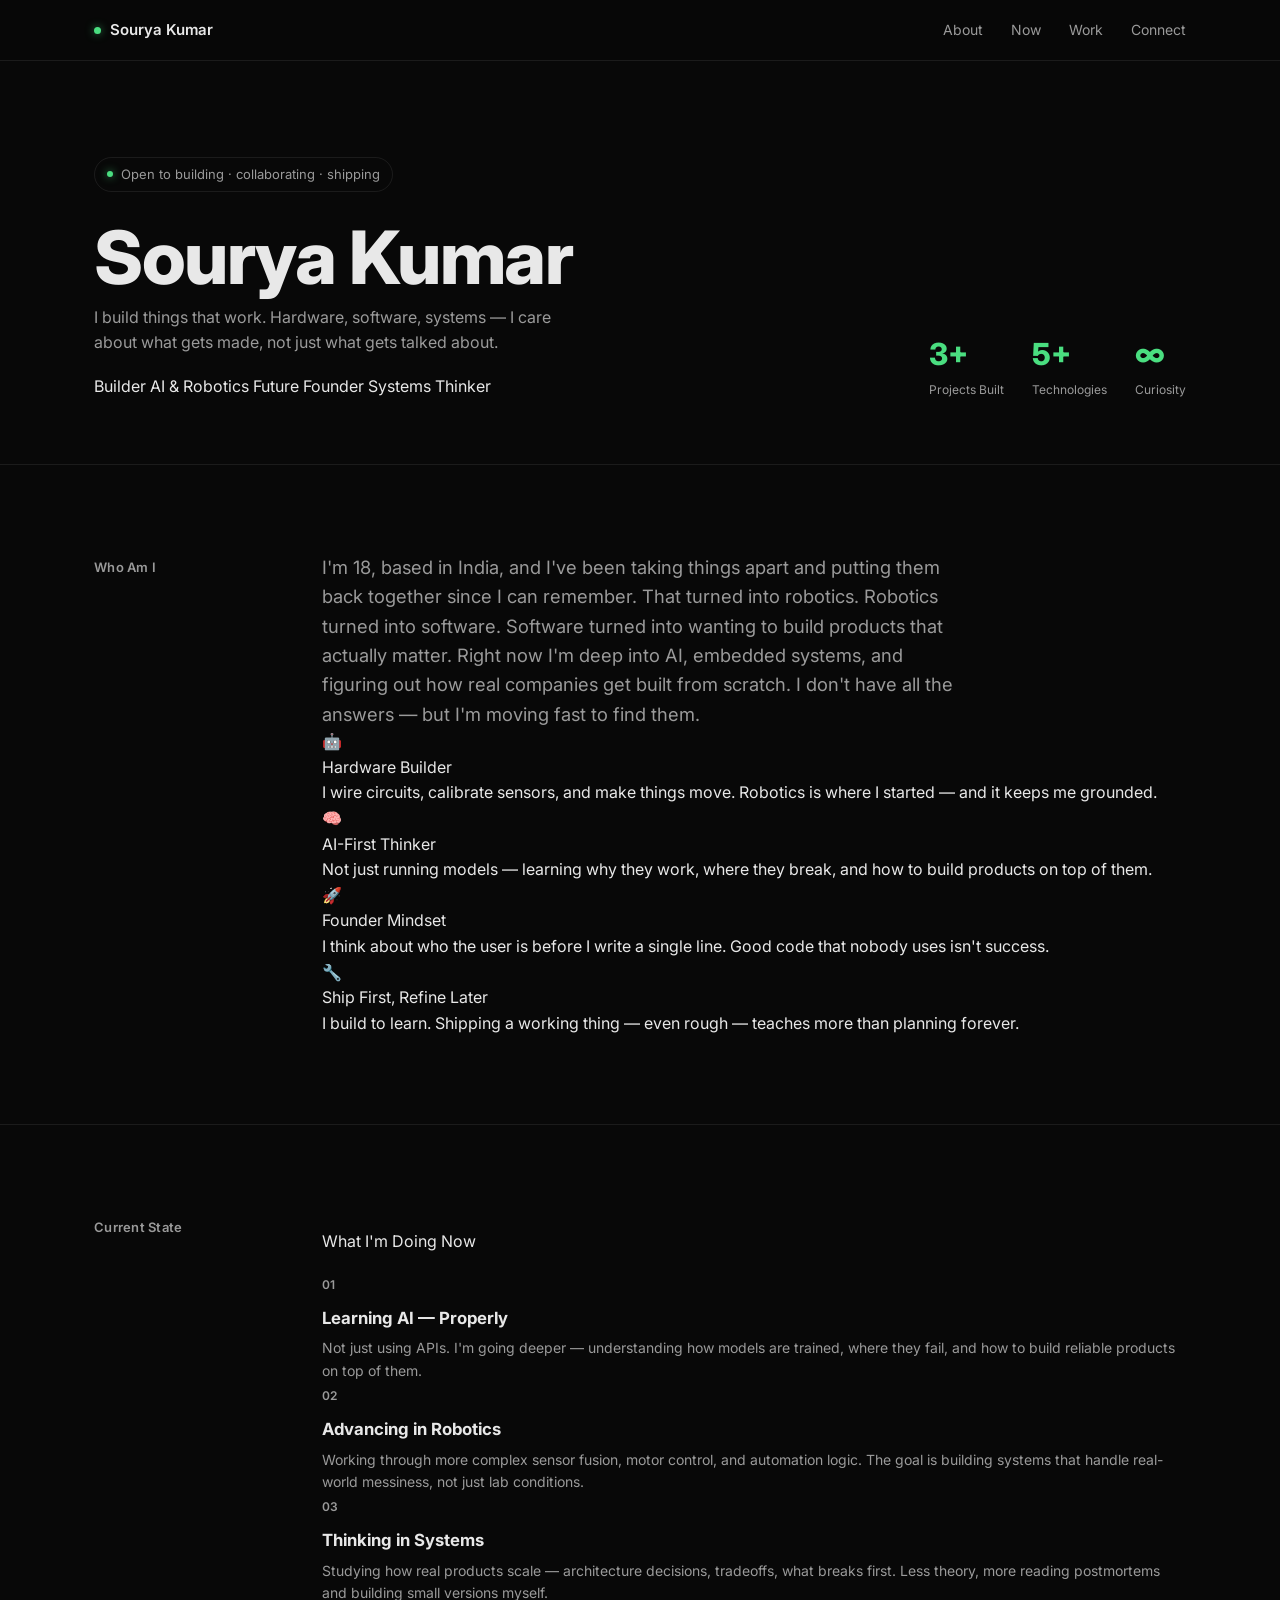
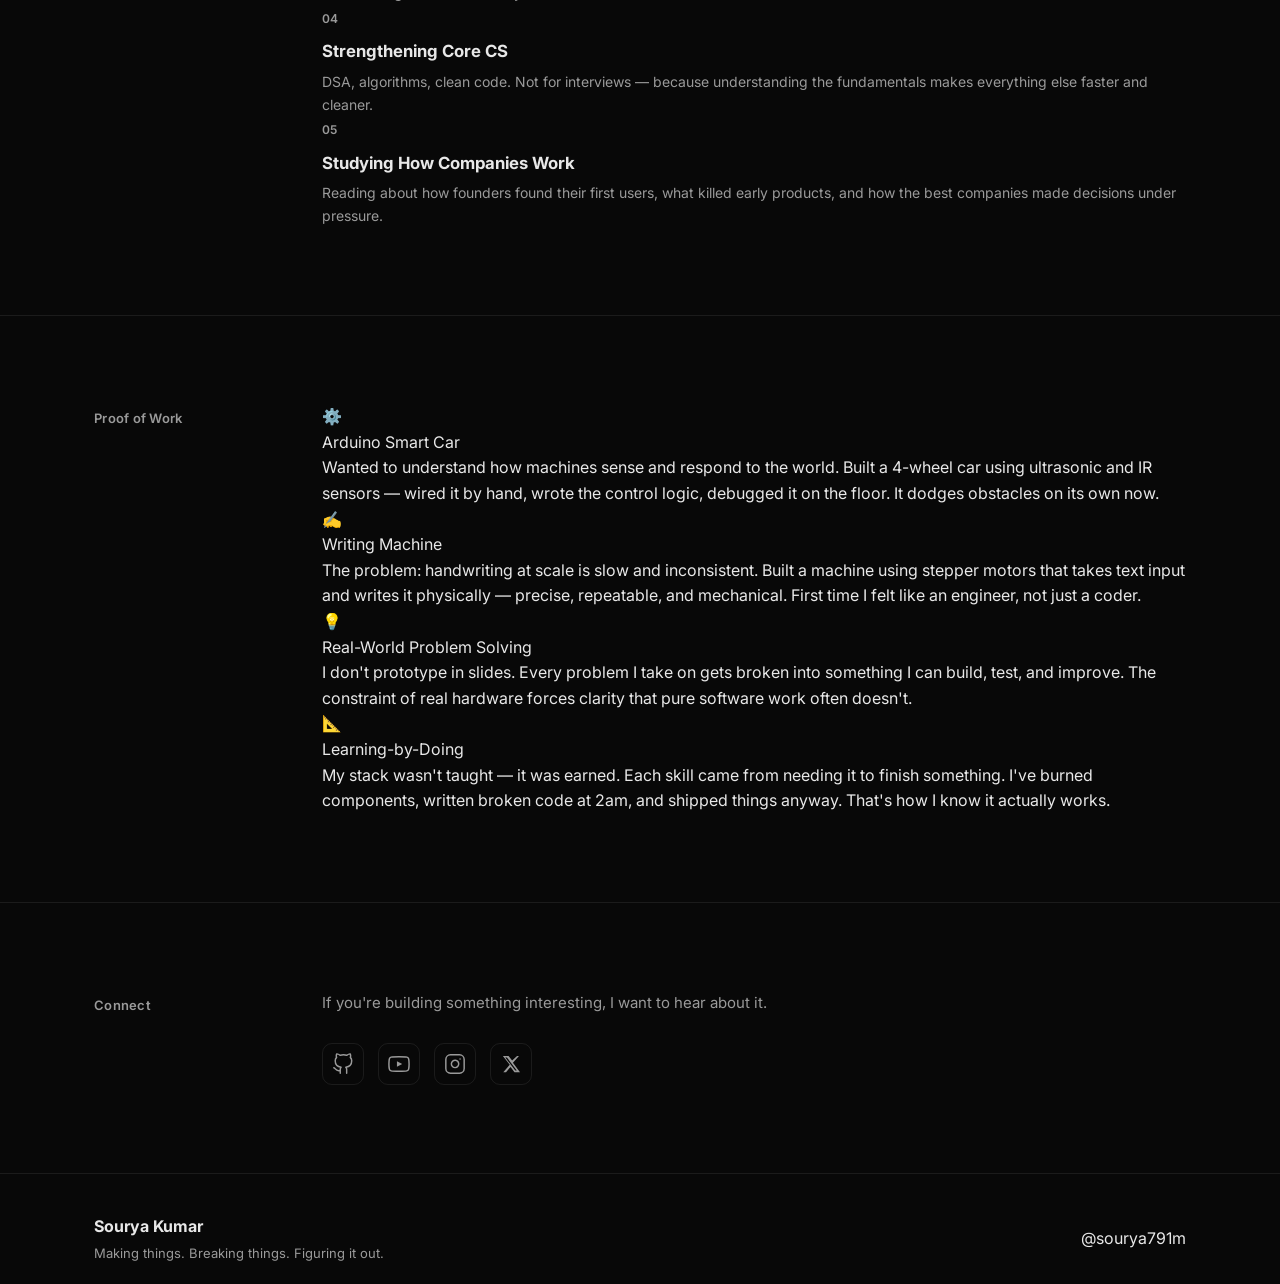
<file: try.html>
<!DOCTYPE html>
<html lang="en">
<head>
  <meta charset="UTF-8" />
  <meta name="viewport" content="width=device-width, initial-scale=1.0" />
  <title>Sourya Kumar</title>
  <link rel="icon" type="image/jpeg" href="https://raw.githubusercontent.com/sourya791m/sourya791m/refs/heads/main/ce9fd5ad449721f0bf1268e40937153a.jpg">
  <link rel="apple-touch-icon" href="https://raw.githubusercontent.com/sourya791m/sourya791m/refs/heads/main/ce9fd5ad449721f0bf1268e40937153a.jpg">
  <link rel="shortcut icon" type="image/jpeg" href="https://raw.githubusercontent.com/sourya791m/sourya791m/refs/heads/main/ce9fd5ad449721f0bf1268e40937153a.jpg">
  <link rel="preconnect" href="https://fonts.googleapis.com" />
  <link href="https://fonts.googleapis.com/css2?family=Inter:wght@300;400;500;600;700;800&display=swap" rel="stylesheet" />

  <!-- External CSS Path -->
  <link rel="stylesheet" href="style.css">

</head>
<body>

  <!-- ══════════ NAV ══════════ -->
  <nav>
    <div class="nav-inner">
      <div class="nav-logo">
        <span class="nav-logo-dot"></span>
        <span class="nav-name">Sourya Kumar</span>
      </div>
      <div class="nav-links">
        <a href="#who" onclick="scroll2(event,'who')">About</a>
        <a href="#state" onclick="scroll2(event,'state')">Now</a>
        <a href="#pow" onclick="scroll2(event,'pow')">Work</a>
        <a href="#connect" onclick="scroll2(event,'connect')">Connect</a>
      </div>
    </div>
  </nav>

  <!-- ══════════ HERO ══════════ -->
  <section id="hero">
    <div class="hero-inner">
      <div class="hero-left">
        <div class="hero-status reveal">
          <span class="status-dot"></span>
          Open to building · collaborating · shipping
        </div>
        <h1 class="hero-name reveal reveal-d1">Sourya Kumar</h1>
        <p class="hero-tagline reveal reveal-d2">
          I build things that work. Hardware, software, systems — I care about what gets made, not just what gets talked about.
        </p>
        <div class="hero-roles reveal reveal-d3">
          <span class="chip">Builder</span>
          <span class="chip">AI &amp; Robotics</span>
          <span class="chip">Future Founder</span>
          <span class="chip">Systems Thinker</span>
        </div>
      </div>
      <div class="hero-right reveal reveal-d2">
        <div class="hero-stat">
          <div class="hero-stat-num">3+</div>
          <div class="hero-stat-label">Projects Built</div>
        </div>
        <div class="hero-stat">
          <div class="hero-stat-num">5+</div>
          <div class="hero-stat-label">Technologies</div>
        </div>
        <div class="hero-stat">
          <div class="hero-stat-num">∞</div>
          <div class="hero-stat-label">Curiosity</div>
        </div>
      </div>
    </div>
  </section>

  <!-- ══════════ WHO AM I ══════════ -->
  <div class="sec-wrap" id="who">
    <div class="sec-layout">
      <div class="sec-label reveal">Who Am I</div>
      <div>
        <p class="who-text reveal reveal-d1">
          I'm 18, based in India, and I've been taking things apart and putting them back together since I can remember.
          That turned into robotics. Robotics turned into software. Software turned into wanting to build products
          that actually matter. Right now I'm deep into AI, embedded systems, and figuring out how real companies
          get built from scratch. I don't have all the answers — but I'm moving fast to find them.
        </p>
        <div class="card-grid reveal reveal-d2">
          <div class="card">
            <span class="card-icon">🤖</span>
            <div class="card-title">Hardware Builder</div>
            <div class="card-desc">I wire circuits, calibrate sensors, and make things move. Robotics is where I started — and it keeps me grounded.</div>
          </div>
          <div class="card">
            <span class="card-icon">🧠</span>
            <div class="card-title">AI-First Thinker</div>
            <div class="card-desc">Not just running models — learning why they work, where they break, and how to build products on top of them.</div>
          </div>
          <div class="card">
            <span class="card-icon">🚀</span>
            <div class="card-title">Founder Mindset</div>
            <div class="card-desc">I think about who the user is before I write a single line. Good code that nobody uses isn't success.</div>
          </div>
          <div class="card">
            <span class="card-icon">🔧</span>
            <div class="card-title">Ship First, Refine Later</div>
            <div class="card-desc">I build to learn. Shipping a working thing — even rough — teaches more than planning forever.</div>
          </div>
        </div>
      </div>
    </div>
  </div>

  <!-- ══════════ CURRENT STATE ══════════ -->
  <div class="sec-wrap" id="state">
    <div class="sec-layout">
      <div class="sec-label reveal">Current State</div>
      <div>
        <p class="state-subtitle reveal reveal-d1">What I'm Doing Now</p>
        <div class="state-list">
          <div class="state-item reveal reveal-d1">
            <span class="state-num">01</span>
            <div class="state-content">
              <div class="state-title">Learning AI — Properly</div>
              <div class="state-desc">Not just using APIs. I'm going deeper — understanding how models are trained, where they fail, and how to build reliable products on top of them.</div>
            </div>
          </div>
          <div class="state-item reveal reveal-d2">
            <span class="state-num">02</span>
            <div class="state-content">
              <div class="state-title">Advancing in Robotics</div>
              <div class="state-desc">Working through more complex sensor fusion, motor control, and automation logic. The goal is building systems that handle real-world messiness, not just lab conditions.</div>
            </div>
          </div>
          <div class="state-item reveal reveal-d3">
            <span class="state-num">03</span>
            <div class="state-content">
              <div class="state-title">Thinking in Systems</div>
              <div class="state-desc">Studying how real products scale — architecture decisions, tradeoffs, what breaks first. Less theory, more reading postmortems and building small versions myself.</div>
            </div>
          </div>
          <div class="state-item reveal reveal-d4">
            <span class="state-num">04</span>
            <div class="state-content">
              <div class="state-title">Strengthening Core CS</div>
              <div class="state-desc">DSA, algorithms, clean code. Not for interviews — because understanding the fundamentals makes everything else faster and cleaner.</div>
            </div>
          </div>
          <div class="state-item reveal reveal-d5">
            <span class="state-num">05</span>
            <div class="state-content">
              <div class="state-title">Studying How Companies Work</div>
              <div class="state-desc">Reading about how founders found their first users, what killed early products, and how the best companies made decisions under pressure.</div>
            </div>
          </div>
        </div>
      </div>
    </div>
  </div>

  <!-- ══════════ PROOF OF WORK ══════════ -->
  <div class="sec-wrap" id="pow">
    <div class="sec-layout">
      <div class="sec-label reveal">Proof of Work</div>
      <div class="pow-grid">
        <div class="pow-item reveal reveal-d1">
          <span class="pow-icon">⚙️</span>
          <div class="pow-title">Arduino Smart Car</div>
          <div class="pow-desc">Wanted to understand how machines sense and respond to the world. Built a 4-wheel car using ultrasonic and IR sensors — wired it by hand, wrote the control logic, debugged it on the floor. It dodges obstacles on its own now.</div>
        </div>
        <div class="pow-item reveal reveal-d2">
          <span class="pow-icon">✍️</span>
          <div class="pow-title">Writing Machine</div>
          <div class="pow-desc">The problem: handwriting at scale is slow and inconsistent. Built a machine using stepper motors that takes text input and writes it physically — precise, repeatable, and mechanical. First time I felt like an engineer, not just a coder.</div>
        </div>
        <div class="pow-item reveal reveal-d3">
          <span class="pow-icon">💡</span>
          <div class="pow-title">Real-World Problem Solving</div>
          <div class="pow-desc">I don't prototype in slides. Every problem I take on gets broken into something I can build, test, and improve. The constraint of real hardware forces clarity that pure software work often doesn't.</div>
        </div>
        <div class="pow-item reveal reveal-d4">
          <span class="pow-icon">📐</span>
          <div class="pow-title">Learning-by-Doing</div>
          <div class="pow-desc">My stack wasn't taught — it was earned. Each skill came from needing it to finish something. I've burned components, written broken code at 2am, and shipped things anyway. That's how I know it actually works.</div>
        </div>
      </div>
    </div>
  </div>

  <!-- ══════════ CONNECT ══════════ -->
  <div class="sec-wrap" id="connect">
    <div class="sec-layout">
      <div class="sec-label reveal">Connect</div>
      <div>
        <p class="connect-intro reveal reveal-d1">If you're building something interesting, I want to hear about it.</p>
        <div class="connect-grid reveal reveal-d2">

          <a href="https://github.com/sourya791m" target="_blank" class="connect-row" data-tooltip="GitHub" aria-label="GitHub">
            <svg width="22" height="22" viewBox="0 0 24 24" fill="none" stroke="currentColor" stroke-width="1.6" stroke-linecap="round" stroke-linejoin="round">
              <path d="M9 19c-5 1.5-5-2.5-7-3m14 6v-3.87a3.37 3.37 0 0 0-.94-2.61c3.14-.35 6.44-1.54 6.44-7A5.44 5.44 0 0 0 20 4.77 5.07 5.07 0 0 0 19.91 1S18.73.65 16 2.48a13.38 13.38 0 0 0-7 0C6.27.65 5.09 1 5.09 1A5.07 5.07 0 0 0 5 4.77a5.44 5.44 0 0 0-1.5 3.78c0 5.42 3.3 6.61 6.44 7A3.37 3.37 0 0 0 9 18.13V22"/>
            </svg>
          </a>

          <a href="https://www.youtube.com/@sourya791m" target="_blank" class="connect-row" data-tooltip="YouTube" aria-label="YouTube">
            <svg width="22" height="22" viewBox="0 0 24 24" fill="none" stroke="currentColor" stroke-width="1.6" stroke-linecap="round" stroke-linejoin="round">
              <path d="M22.54 6.42a2.78 2.78 0 0 0-1.95-1.96C18.88 4 12 4 12 4s-6.88 0-8.59.46A2.78 2.78 0 0 0 1.46 6.42 29 29 0 0 0 1 12a29 29 0 0 0 .46 5.58 2.78 2.78 0 0 0 1.95 1.96C5.12 20 12 20 12 20s6.88 0 8.59-.46a2.78 2.78 0 0 0 1.95-1.96A29 29 0 0 0 23 12a29 29 0 0 0-.46-5.58z"/>
              <polygon points="9.75 15.02 15.5 12 9.75 8.98 9.75 15.02" fill="currentColor" stroke="none"/>
            </svg>
          </a>

          <a href="https://www.instagram.com/sourya791m" target="_blank" class="connect-row" data-tooltip="Instagram" aria-label="Instagram">
            <svg width="22" height="22" viewBox="0 0 24 24" fill="none" stroke="currentColor" stroke-width="1.6" stroke-linecap="round" stroke-linejoin="round">
              <rect x="2" y="2" width="20" height="20" rx="5" ry="5"/>
              <path d="M16 11.37A4 4 0 1 1 12.63 8 4 4 0 0 1 16 11.37z"/>
              <line x1="17.5" y1="6.5" x2="17.51" y2="6.5"/>
            </svg>
          </a>

          <a href="https://twitter.com/sourya791m" target="_blank" class="connect-row" data-tooltip="X (Twitter)" aria-label="X">
            <svg width="20" height="20" viewBox="0 0 24 24" fill="currentColor">
              <path d="M18.244 2.25h3.308l-7.227 8.26 8.502 11.24H16.17l-4.714-6.231-5.401 6.231H2.744l7.73-8.835L2.25 2.25h6.845l4.256 5.628 5.893-5.628Zm-1.161 17.52h1.833L7.084 4.126H5.117z"/>
            </svg>
          </a>

        </div>
      </div>
    </div>
  </div>

  <!-- ══════════ FOOTER ══════════ -->
  <footer>
    <div class="footer-inner">
      <div class="footer-left">
        <span class="footer-name">Sourya Kumar</span>
        <span class="footer-tagline">Making things. Breaking things. Figuring it out.</span>
      </div>
      <span class="footer-handle">@sourya791m</span>
    </div>
  </footer>

  <!-- External JavaScript Path -->
  <script src="script.js"></script>

</body>
</html>
</file>
<file: style.css>
/* ============================================================
   Sourya Kumar — portfolio
   Design tokens
============================================================ */
:root {
  --bg: #080808;
  --bg-2: #101010;
  --card: #131313;
  --text: #e8e8e8;
  --text-dim: #9a9a9a;
  --accent: #4ade80;
  --accent-ink: #06170c;
  --border: rgba(255, 255, 255, 0.08);
  --border-strong: rgba(255, 255, 255, 0.16);

  --radius: 12px;
  --radius-sm: 8px;
  --max-w: 1140px;
  --font: "Inter", -apple-system, BlinkMacSystemFont, "Segoe UI", sans-serif;
  --mono: ui-monospace, SFMono-Regular, "SF Mono", Menlo, Consolas, monospace;

  --ease: cubic-bezier(0.16, 1, 0.3, 1);
}

* { box-sizing: border-box; }

html {
  scroll-behavior: smooth;
}

body {
  margin: 0;
  background: var(--bg);
  color: var(--text);
  font-family: var(--font);
  font-size: 16px;
  line-height: 1.6;
  -webkit-font-smoothing: antialiased;
  overflow-x: hidden;
}

img, svg { max-width: 100%; display: block; }

a {
  color: inherit;
  text-decoration: none;
}

button {
  font-family: inherit;
  cursor: pointer;
}

.visually-hidden {
  position: absolute;
  width: 1px;
  height: 1px;
  padding: 0;
  margin: -1px;
  overflow: hidden;
  clip: rect(0,0,0,0);
  white-space: nowrap;
  border: 0;
}

.skip-link {
  position: absolute;
  left: -9999px;
  top: 0;
  background: var(--accent);
  color: var(--accent-ink);
  padding: 10px 16px;
  z-index: 300;
  border-radius: 0 0 6px 0;
}
.skip-link:focus {
  left: 0;
}

:focus-visible {
  outline: 2px solid var(--accent);
  outline-offset: 3px;
}

/* ============================================================
   Scroll progress bar
============================================================ */
.scroll-progress {
  position: fixed;
  top: 0;
  left: 0;
  right: 0;
  height: 2px;
  z-index: 250;
  background: transparent;
  pointer-events: none;
}
.scroll-progress span {
  display: block;
  height: 100%;
  width: 0%;
  background: var(--accent);
  transition: width 0.1s linear;
}

/* ============================================================
   Layout helpers
============================================================ */
.sec-wrap {
  border-top: 1px solid var(--border);
}

.sec-wrap-tight { border-top: none; }

.sec-layout {
  max-width: var(--max-w);
  margin: 0 auto;
  padding: 88px 24px;
  display: grid;
  grid-template-columns: 180px 1fr;
  gap: 48px;
}

.sec-layout-full {
  grid-template-columns: 1fr;
}

.sec-layout-intro {
  grid-template-columns: 1fr;
  padding-top: 8px;
  padding-bottom: 48px;
}

.sec-label {
  font-size: 13px;
  font-weight: 600;
  color: var(--text-dim);
  letter-spacing: 0.02em;
  padding-top: 4px;
}

.sec-layout-full .sec-label { margin-bottom: 8px; }

@media (max-width: 760px) {
  .sec-layout {
    grid-template-columns: 1fr;
    gap: 20px;
    padding: 64px 20px;
  }
}

/* ============================================================
   Nav
============================================================ */
nav {
  position: sticky;
  top: 0;
  z-index: 100;
  background: rgba(8, 8, 8, 0.82);
  backdrop-filter: blur(10px);
  border-bottom: 1px solid var(--border);
}

.nav-inner {
  max-width: var(--max-w);
  margin: 0 auto;
  padding: 18px 24px;
  display: flex;
  align-items: center;
  justify-content: space-between;
}

.nav-logo {
  display: flex;
  align-items: center;
  gap: 9px;
  font-weight: 600;
  font-size: 15px;
}

.nav-logo-dot {
  width: 7px;
  height: 7px;
  border-radius: 50%;
  background: var(--accent);
  box-shadow: 0 0 8px rgba(74, 222, 128, 0.6);
}

.nav-links {
  display: flex;
  gap: 28px;
}

.nav-links a {
  font-size: 14px;
  color: var(--text-dim);
  transition: color 0.2s var(--ease);
  position: relative;
}

.nav-links a:hover,
.nav-links a.active {
  color: var(--text);
}

.nav-links a.active::after {
  content: "";
  position: absolute;
  left: 0;
  bottom: -18px;
  width: 100%;
  height: 2px;
  background: var(--accent);
}

.nav-toggle {
  display: none;
  flex-direction: column;
  justify-content: center;
  gap: 5px;
  width: 32px;
  height: 32px;
  background: none;
  border: none;
}

.nav-toggle span {
  display: block;
  height: 1.5px;
  width: 100%;
  background: var(--text);
  transition: transform 0.25s var(--ease), opacity 0.25s var(--ease);
}

@media (max-width: 760px) {
  .nav-toggle { display: flex; }

  .nav-links {
    position: fixed;
    top: 61px;
    left: 0;
    right: 0;
    background: var(--bg);
    border-bottom: 1px solid var(--border);
    flex-direction: column;
    gap: 0;
    max-height: 0;
    overflow: hidden;
    transition: max-height 0.3s var(--ease);
  }

  .nav-links.open {
    max-height: 400px;
  }

  .nav-links a {
    padding: 16px 24px;
    border-top: 1px solid var(--border);
  }

  .nav-links a.active::after { display: none; }

  .nav-toggle.open span:nth-child(1) { transform: translateY(6.5px) rotate(45deg); }
  .nav-toggle.open span:nth-child(2) { opacity: 0; }
  .nav-toggle.open span:nth-child(3) { transform: translateY(-6.5px) rotate(-45deg); }
}

/* ============================================================
   Hero
============================================================ */
#hero {
  max-width: var(--max-w);
  margin: 0 auto;
  padding: 96px 24px 64px;
}

.hero-inner {
  display: grid;
  grid-template-columns: 1fr auto;
  align-items: end;
  gap: 40px;
}

.hero-status {
  display: inline-flex;
  align-items: center;
  gap: 8px;
  font-size: 13px;
  color: var(--text-dim);
  border: 1px solid var(--border);
  padding: 6px 12px;
  border-radius: 100px;
  margin-bottom: 28px;
}

.status-dot {
  width: 6px;
  height: 6px;
  border-radius: 50%;
  background: var(--accent);
  box-shadow: 0 0 8px rgba(74, 222, 128, 0.7);
}

.hero-name {
  font-size: clamp(2.6rem, 7vw, 4.6rem);
  font-weight: 800;
  line-height: 1.02;
  letter-spacing: -0.02em;
  margin: 0 0 10px;
}

.hero-line {
  font-size: clamp(1.3rem, 3vw, 1.9rem);
  font-weight: 600;
  color: var(--text);
  margin: 0 0 14px;
  max-width: 620px;
}

.hero-tagline {
  font-size: 16px;
  color: var(--text-dim);
  max-width: 480px;
  margin: 0 0 18px;
}

.hero-tech {
  font-size: 13px;
  color: var(--text-dim);
  letter-spacing: 0.01em;
  margin: 0 0 24px;
}

.hero-cycle {
  display: inline-flex;
  align-items: center;
  gap: 8px;
  font-family: var(--mono);
  font-size: 13px;
  background: var(--bg-2);
  border: 1px solid var(--border);
  border-radius: var(--radius-sm);
  padding: 10px 14px;
  margin-bottom: 28px;
  max-width: 100%;
}

.cycle-prompt { color: var(--accent); }
.cycle-label { color: var(--text-dim); white-space: nowrap; }
.cycle-text {
  color: var(--text);
  font-weight: 600;
  min-width: 0;
}
.cycle-caret {
  display: inline-block;
  width: 7px;
  height: 14px;
  background: var(--accent);
  animation: caretBlink 1s steps(1) infinite;
}

@keyframes caretBlink {
  0%, 49% { opacity: 1; }
  50%, 100% { opacity: 0; }
}

.hero-actions {
  display: flex;
  gap: 12px;
  flex-wrap: wrap;
  margin-bottom: 14px;
}

.btn {
  display: inline-flex;
  align-items: center;
  justify-content: center;
  padding: 12px 22px;
  border: none;
  border-radius: var(--radius-sm);
  font-size: 14px;
  font-weight: 600;
  transition: transform 0.2s var(--ease), border-color 0.2s var(--ease), background 0.2s var(--ease);
}

.btn-primary {
  background: var(--accent);
  color: var(--accent-ink);
}
.btn-primary:hover { transform: translateY(-1px); }

.btn-ghost {
  border: 1px solid var(--border-strong);
  color: var(--text);
  background: transparent;
}
.btn-ghost:hover {
  border-color: var(--accent);
}

.hero-gh-link {
  display: inline-block;
  font-size: 13px;
  color: var(--text-dim);
  border-bottom: 1px solid transparent;
  transition: color 0.2s var(--ease), border-color 0.2s var(--ease);
}
.hero-gh-link:hover {
  color: var(--accent);
  border-color: var(--accent);
}

.hero-right {
  display: flex;
  gap: 28px;
}

.hero-stat-num {
  font-size: 1.9rem;
  font-weight: 800;
  color: var(--accent);
}

.hero-stat-label {
  font-size: 12px;
  color: var(--text-dim);
  margin-top: 2px;
  white-space: nowrap;
}

@media (max-width: 760px) {
  #hero { padding: 64px 20px 48px; }
  .hero-inner { grid-template-columns: 1fr; gap: 32px; }
  .hero-right { gap: 22px; }
  .hero-cycle { width: 100%; }
  .cycle-label { display: none; }
}

@media (max-width: 420px) {
  .hero-right { gap: 14px; }
  .hero-stat-label { white-space: normal; max-width: 90px; }
}

/* ============================================================
   Quick intro
============================================================ */
.quick-intro {
  font-size: 1.05rem;
  color: var(--text-dim);
  max-width: 680px;
  margin: 0;
}

/* ============================================================
   Featured Work — large visual cards
============================================================ */
.featured-grid {
  display: grid;
  grid-template-columns: repeat(2, 1fr);
  gap: 20px;
  margin-top: 8px;
}

.feat-card {
  border: 1px solid var(--border);
  border-radius: var(--radius);
  background: var(--card);
  padding: 28px;
  display: flex;
  flex-direction: column;
  gap: 14px;
  transition: border-color 0.25s var(--ease), transform 0.25s var(--ease);
  opacity: 0;
  transform: translateY(14px);
}
.feat-card.in-view { opacity: 1; transform: translateY(0); }
.feat-card:hover {
  border-color: var(--border-strong);
  transform: translateY(-2px);
}

.feat-visual {
  height: 120px;
  border-radius: var(--radius-sm);
  background:
    linear-gradient(135deg, rgba(74,222,128,0.10), rgba(74,222,128,0) 60%),
    var(--bg-2);
  border: 1px solid var(--border);
  display: flex;
  align-items: center;
  justify-content: center;
  font-family: var(--mono);
  font-size: 13px;
  color: var(--text-dim);
}

.feat-num {
  font-size: 12px;
  color: var(--text-dim);
  font-weight: 600;
}

.feat-title {
  font-size: 1.25rem;
  font-weight: 700;
  margin: 0;
}

.feat-cat {
  display: inline-block;
  font-size: 11px;
  font-weight: 700;
  color: var(--accent);
  letter-spacing: 0.03em;
}

.feat-desc {
  font-size: 14px;
  color: var(--text-dim);
  margin: 0;
  flex-grow: 1;
}

.feat-explore {
  align-self: flex-start;
  font-size: 13px;
  font-weight: 600;
  color: var(--text);
  border: 1px solid var(--border-strong);
  border-radius: var(--radius-sm);
  padding: 9px 16px;
  background: transparent;
  transition: border-color 0.2s var(--ease), color 0.2s var(--ease);
}
.feat-explore:hover {
  border-color: var(--accent);
  color: var(--accent);
}

@media (max-width: 760px) {
  .featured-grid { grid-template-columns: 1fr; }
}

.view-all-row {
  display: flex;
  justify-content: center;
  margin: 36px 0 8px;
}

/* ============================================================
   All Projects — filters + grid
============================================================ */
.all-projects {
  margin-top: 72px;
  padding-top: 56px;
  border-top: 1px solid var(--border);
}

.filter-bar {
  display: flex;
  flex-wrap: wrap;
  gap: 8px;
  margin: 20px 0 28px;
  overflow-x: auto;
  -webkit-overflow-scrolling: touch;
  padding-bottom: 4px;
}

.filter-btn {
  flex: 0 0 auto;
  border: 1px solid var(--border-strong);
  background: transparent;
  color: var(--text-dim);
  font-size: 13px;
  font-weight: 600;
  padding: 8px 16px;
  border-radius: 100px;
  white-space: nowrap;
  transition: border-color 0.2s var(--ease), color 0.2s var(--ease), background 0.2s var(--ease);
}

.filter-btn:hover {
  border-color: var(--accent);
  color: var(--text);
}

.filter-btn[aria-pressed="true"] {
  background: var(--accent);
  border-color: var(--accent);
  color: var(--accent-ink);
}

.proj-grid {
  display: grid;
  grid-template-columns: repeat(auto-fill, minmax(260px, 1fr));
  gap: 18px;
}

.proj-card {
  border: 1px solid var(--border);
  border-radius: var(--radius);
  background: var(--card);
  padding: 24px;
  display: flex;
  flex-direction: column;
  gap: 10px;
  transition: border-color 0.2s var(--ease), transform 0.2s var(--ease), opacity 0.2s var(--ease);
}

.proj-card:hover {
  border-color: var(--border-strong);
  transform: translateY(-2px);
}

.proj-card[hidden] { display: none; }

.proj-num {
  font-size: 12px;
  color: var(--text-dim);
  font-weight: 600;
}

.proj-title {
  font-size: 1.05rem;
  font-weight: 700;
  margin: 0;
}

.proj-cat {
  font-size: 11px;
  font-weight: 700;
  color: var(--accent);
  letter-spacing: 0.03em;
}

.proj-status {
  font-size: 11px;
  color: var(--text-dim);
  border: 1px solid var(--border);
  border-radius: 100px;
  padding: 2px 9px;
  display: inline-block;
  width: fit-content;
}

.proj-desc {
  font-size: 13.5px;
  color: var(--text-dim);
  margin: 0;
  flex-grow: 1;
}

.proj-explore {
  align-self: flex-start;
  font-size: 12.5px;
  font-weight: 600;
  color: var(--text);
  border: 1px solid var(--border-strong);
  border-radius: var(--radius-sm);
  padding: 7px 14px;
  background: transparent;
  transition: border-color 0.2s var(--ease), color 0.2s var(--ease);
  margin-top: 4px;
}
.proj-explore:hover {
  border-color: var(--accent);
  color: var(--accent);
}

.noscript-list {
  color: var(--text-dim);
  font-size: 14px;
  line-height: 1.8;
  padding-left: 20px;
}
.noscript-list strong { color: var(--text); }

/* ============================================================
   Project detail modal
============================================================ */
.modal-backdrop {
  position: fixed;
  inset: 0;
  background: rgba(0, 0, 0, 0.7);
  display: flex;
  align-items: center;
  justify-content: center;
  z-index: 200;
  padding: 24px;
}
.modal-backdrop[hidden] { display: none; }

.modal {
  background: var(--card);
  border: 1px solid var(--border-strong);
  border-radius: var(--radius);
  max-width: 560px;
  width: 100%;
  max-height: 85vh;
  overflow-y: auto;
  padding: 36px;
  position: relative;
}

.modal-close {
  position: absolute;
  top: 16px;
  right: 16px;
  width: 34px;
  height: 34px;
  border-radius: 50%;
  border: 1px solid var(--border-strong);
  background: transparent;
  color: var(--text-dim);
  font-size: 14px;
  display: flex;
  align-items: center;
  justify-content: center;
  transition: border-color 0.2s var(--ease), color 0.2s var(--ease);
}
.modal-close:hover { border-color: var(--accent); color: var(--accent); }

.modal-num {
  font-size: 12px;
  color: var(--text-dim);
  font-weight: 600;
  margin-bottom: 8px;
}

.modal-title {
  font-size: 1.5rem;
  font-weight: 800;
  margin: 0 0 10px;
  padding-right: 30px;
}

.modal-meta {
  display: flex;
  gap: 8px;
  flex-wrap: wrap;
  margin-bottom: 16px;
}

.modal-tag {
  font-size: 11px;
  font-weight: 700;
  color: var(--accent);
  letter-spacing: 0.03em;
  border: 1px solid var(--border);
  border-radius: 100px;
  padding: 3px 10px;
}

.modal-tag-status {
  color: var(--text-dim);
}

.modal-desc {
  font-size: 15px;
  color: var(--text);
  margin: 0 0 22px;
}

.modal-block {
  border-top: 1px solid var(--border);
  padding-top: 14px;
  margin-bottom: 14px;
}
.modal-block[hidden] { display: none; }

.modal-block-label {
  font-size: 11px;
  font-weight: 700;
  color: var(--text-dim);
  letter-spacing: 0.03em;
  margin-bottom: 6px;
}

.modal-block p {
  font-size: 14px;
  color: var(--text-dim);
  margin: 0;
}

body.modal-open {
  overflow: hidden;
}

@media (max-width: 600px) {
  .modal-backdrop { padding: 0; align-items: flex-end; }
  .modal {
    max-width: 100%;
    max-height: 92vh;
    border-radius: 16px 16px 0 0;
    padding: 28px 22px;
  }
}

/* ============================================================
   About
============================================================ */
.who-text {
  font-size: 1.15rem;
  color: var(--text-dim);
  max-width: 640px;
  margin: 0;
}

/* ============================================================
   Now
============================================================ */
.state-grid {
  display: grid;
  grid-template-columns: repeat(2, 1fr);
  gap: 16px;
}

.state-card {
  border: 1px solid var(--border);
  border-radius: var(--radius);
  padding: 22px 24px;
  background: var(--card);
  transition: border-color 0.2s var(--ease);
}
.state-card:hover { border-color: var(--border-strong); }

.state-num {
  font-size: 12px;
  color: var(--text-dim);
  font-weight: 600;
}

.state-title {
  font-size: 1.05rem;
  font-weight: 700;
  margin: 8px 0 6px;
}

.state-desc {
  font-size: 14px;
  color: var(--text-dim);
}

@media (max-width: 600px) {
  .state-grid { grid-template-columns: 1fr; }
}

/* ============================================================
   Tools I Use
============================================================ */
.tools-grid {
  display: grid;
  grid-template-columns: repeat(2, 1fr);
  gap: 20px 32px;
}

.tools-cat {
  font-size: 12px;
  font-weight: 700;
  color: var(--accent);
  letter-spacing: 0.02em;
  margin-bottom: 6px;
}

.tools-items {
  font-size: 14.5px;
  color: var(--text-dim);
}

@media (max-width: 600px) {
  .tools-grid { grid-template-columns: 1fr; }
}

/* ============================================================
   How I Build
============================================================ */
.flow-row {
  display: flex;
  flex-wrap: wrap;
  align-items: center;
  gap: 14px;
}

.flow-step {
  border: 1px solid var(--border);
  border-radius: 100px;
  padding: 10px 20px;
  font-size: 14px;
  font-weight: 600;
  color: var(--text);
  background: var(--card);
}

.flow-step-accent {
  border-color: var(--accent);
  color: var(--accent-ink);
  background: var(--accent);
}

.flow-arrow {
  color: var(--text-dim);
  font-size: 14px;
}

/* ============================================================
   Playground
============================================================ */
.playground-intro {
  font-size: 14.5px;
  color: var(--text-dim);
  margin: 0 0 28px;
  max-width: 560px;
}

.playground-grid {
  display: grid;
  grid-template-columns: 1.2fr 1fr;
  gap: 20px;
  align-items: start;
}

.pg-card {
  border: 1px solid var(--border);
  border-radius: var(--radius);
  background: var(--card);
  padding: 20px;
}

.pg-card-title {
  font-size: 12px;
  font-weight: 700;
  color: var(--text-dim);
  letter-spacing: 0.03em;
  margin-bottom: 14px;
}

.pg-side {
  display: flex;
  flex-direction: column;
  gap: 20px;
}

/* Terminal */
.pg-terminal {
  padding: 0;
  overflow: hidden;
  display: flex;
  flex-direction: column;
}

.pg-terminal-head {
  display: flex;
  align-items: center;
  gap: 6px;
  padding: 12px 16px;
  border-bottom: 1px solid var(--border);
  background: var(--bg-2);
}

.pg-dot {
  width: 9px;
  height: 9px;
  border-radius: 50%;
  background: var(--border-strong);
}

.pg-terminal-title {
  margin-left: 8px;
  font-family: var(--mono);
  font-size: 12px;
  color: var(--text-dim);
}

.pg-terminal-body {
  font-family: var(--mono);
  font-size: 13px;
  line-height: 1.7;
  padding: 16px;
  min-height: 180px;
  max-height: 320px;
  overflow-y: auto;
  color: var(--text-dim);
}
.pg-terminal-body p { margin: 0 0 6px; }
.pg-terminal-body code { color: var(--accent); }
.pg-terminal-body .term-cmd { color: var(--text); }
.pg-terminal-body .term-err { color: #f2a3a3; }

.pg-terminal-form {
  display: flex;
  align-items: center;
  gap: 8px;
  border-top: 1px solid var(--border);
  padding: 10px 16px;
}

.pg-prompt {
  color: var(--accent);
  font-family: var(--mono);
  font-size: 13px;
}

.pg-terminal-form input {
  flex: 1;
  background: transparent;
  border: none;
  color: var(--text);
  font-family: var(--mono);
  font-size: 13px;
}
.pg-terminal-form input:focus { outline: none; }
.pg-terminal-form input::placeholder { color: var(--text-dim); }

/* Random project */
.pg-random-btn { width: 100%; }

.pg-random-result {
  margin-top: 14px;
  font-size: 13px;
  color: var(--text-dim);
}
.pg-random-result strong { color: var(--text); display: block; margin-bottom: 4px; }

/* Tech stack shuffle */
.shuffle-tags {
  display: flex;
  flex-wrap: wrap;
  gap: 8px;
}

.shuffle-tag {
  border: 1px solid var(--border);
  border-radius: 100px;
  padding: 6px 13px;
  font-size: 12.5px;
  font-family: var(--mono);
  color: var(--text-dim);
  transition: transform 0.4s var(--ease), border-color 0.3s var(--ease), color 0.3s var(--ease);
}
.shuffle-tag.shuffle-active {
  border-color: var(--accent);
  color: var(--accent);
}

/* Builder quote */
.quote-text {
  font-size: 15px;
  color: var(--text);
  min-height: 44px;
  margin: 0 0 14px;
}

@media (max-width: 760px) {
  .playground-grid { grid-template-columns: 1fr; }
}

/* ============================================================
   Easter egg toast
============================================================ */
.egg-toast {
  position: fixed;
  bottom: 24px;
  right: 24px;
  max-width: 300px;
  background: var(--card);
  border: 1px solid var(--accent);
  border-radius: var(--radius);
  padding: 18px 40px 18px 18px;
  font-size: 13.5px;
  color: var(--text);
  z-index: 220;
  box-shadow: 0 8px 30px rgba(0,0,0,0.4);
}
.egg-toast[hidden] { display: none; }

.egg-close {
  position: absolute;
  top: 10px;
  right: 10px;
  background: transparent;
  border: none;
  color: var(--text-dim);
  font-size: 12px;
}
.egg-close:hover { color: var(--accent); }

@media (max-width: 500px) {
  .egg-toast { left: 16px; right: 16px; max-width: none; }
}

/* ============================================================
   Connect
============================================================ */
.connect-heading {
  font-size: clamp(1.6rem, 4vw, 2.3rem);
  font-weight: 800;
  margin: 0 0 12px;
}

.connect-intro {
  font-size: 15px;
  color: var(--text-dim);
  max-width: 460px;
  margin: 0 0 28px;
}

.connect-actions {
  display: flex;
  flex-wrap: wrap;
  gap: 12px;
  margin-bottom: 32px;
}

.connect-grid {
  display: flex;
  gap: 14px;
}

.connect-row {
  width: 42px;
  height: 42px;
  border: 1px solid var(--border);
  border-radius: 10px;
  display: flex;
  align-items: center;
  justify-content: center;
  color: var(--text-dim);
  transition: border-color 0.2s var(--ease), color 0.2s var(--ease);
}
.connect-row:hover {
  border-color: var(--accent);
  color: var(--accent);
}

/* ============================================================
   Footer
============================================================ */
footer {
  border-top: 1px solid var(--border);
}

.footer-inner {
  max-width: var(--max-w);
  margin: 0 auto;
  padding: 40px 24px 20px;
  display: flex;
  justify-content: space-between;
  align-items: center;
  flex-wrap: wrap;
  gap: 16px;
}

.footer-name {
  font-weight: 700;
  display: block;
}

.footer-tagline {
  font-size: 13px;
  color: var(--text-dim);
  display: block;
  margin-top: 4px;
}

.footer-right {
  display: flex;
  gap: 20px;
  font-size: 13px;
  color: var(--text-dim);
}
.footer-right a:hover { color: var(--text); }

.footer-bottom {
  max-width: var(--max-w);
  margin: 0 auto;
  padding: 0 24px 32px;
  font-size: 12px;
  color: var(--text-dim);
}

@media (max-width: 600px) {
  .footer-inner { flex-direction: column; align-items: flex-start; }
}

/* ============================================================
   Reveal-on-scroll
============================================================ */
.reveal {
  opacity: 0;
  transform: translateY(14px);
  transition: opacity 0.6s var(--ease), transform 0.6s var(--ease);
}
.reveal.in-view {
  opacity: 1;
  transform: translateY(0);
}
.reveal-d1 { transition-delay: 0.05s; }
.reveal-d2 { transition-delay: 0.1s; }
.reveal-d3 { transition-delay: 0.15s; }
.reveal-d4 { transition-delay: 0.2s; }

@media (prefers-reduced-motion: reduce) {
  html { scroll-behavior: auto; }
  .reveal, .feat-card {
    opacity: 1;
    transform: none;
    transition: none;
  }
  .btn-primary:hover,
  .proj-card:hover,
  .feat-card:hover {
    transform: none;
  }
  .cycle-caret { animation: none; opacity: 1; }
  .shuffle-tag { transition: none; }
}
</file>
